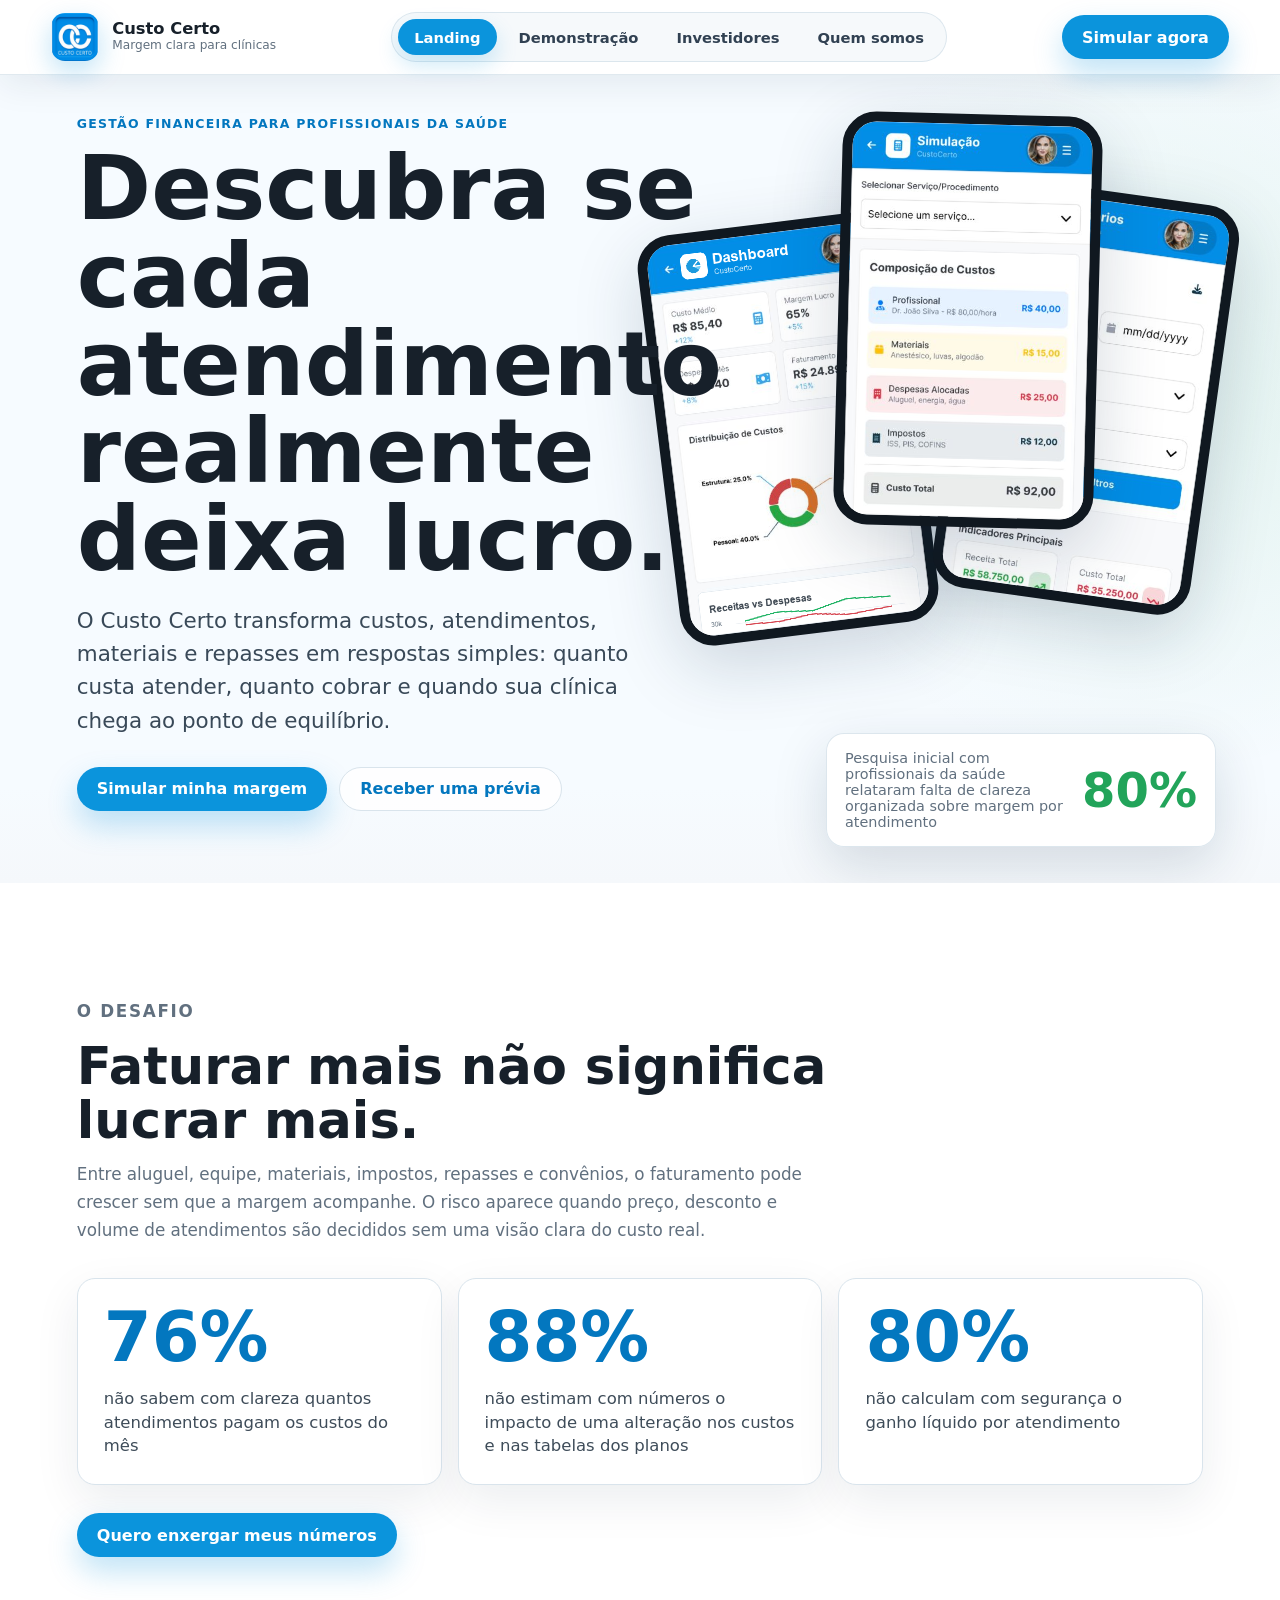
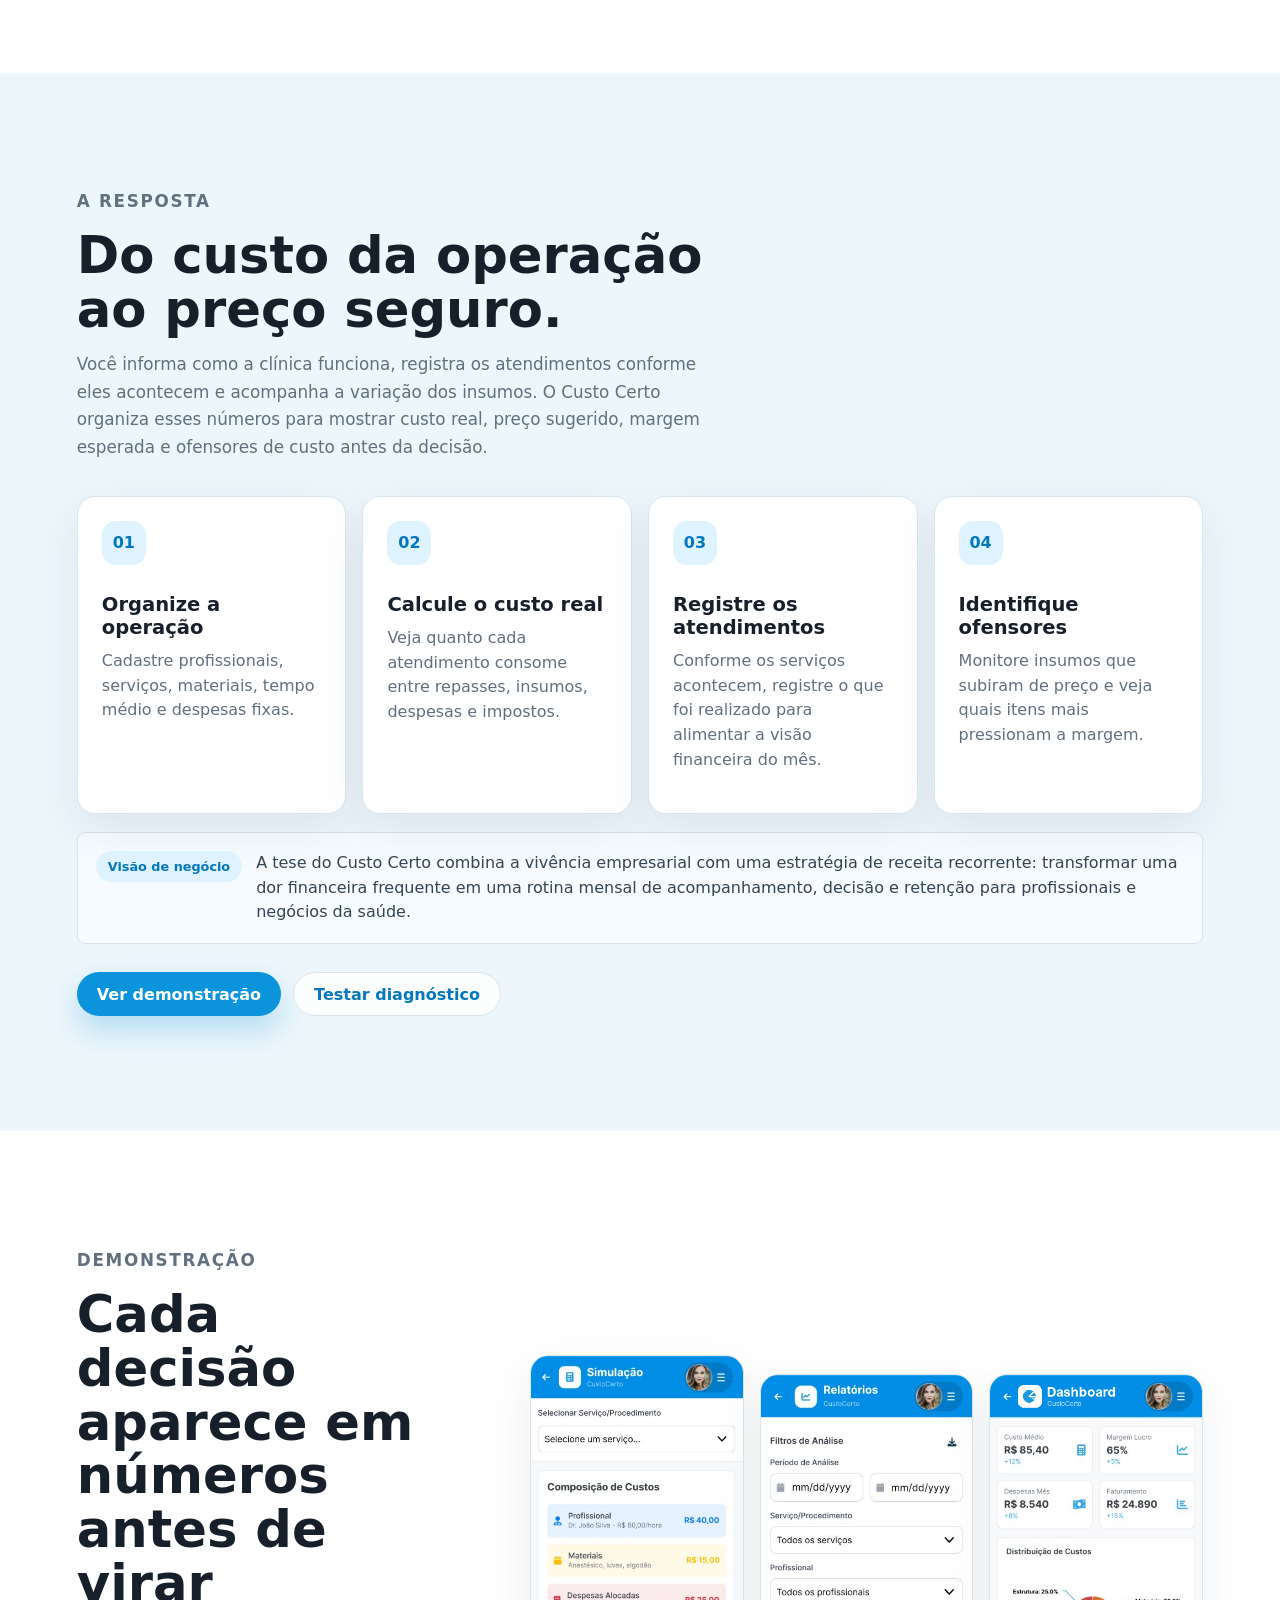
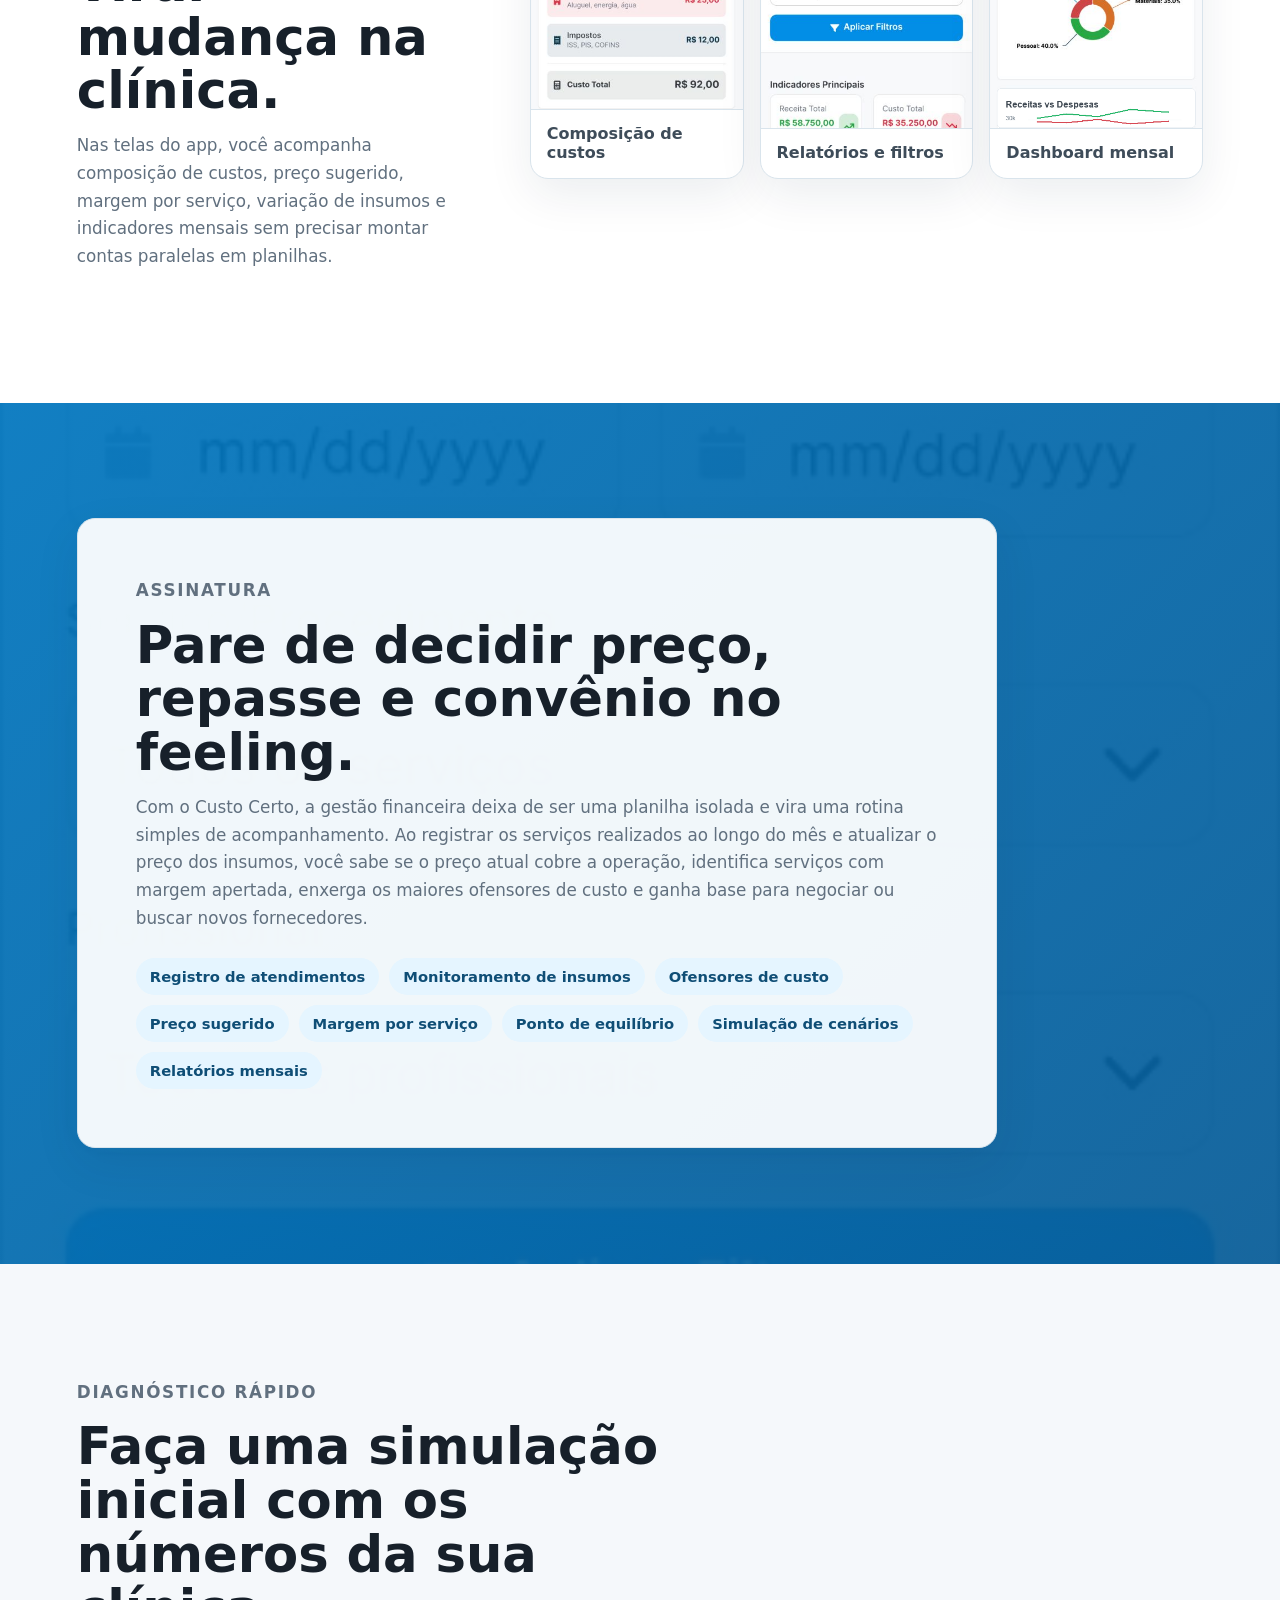
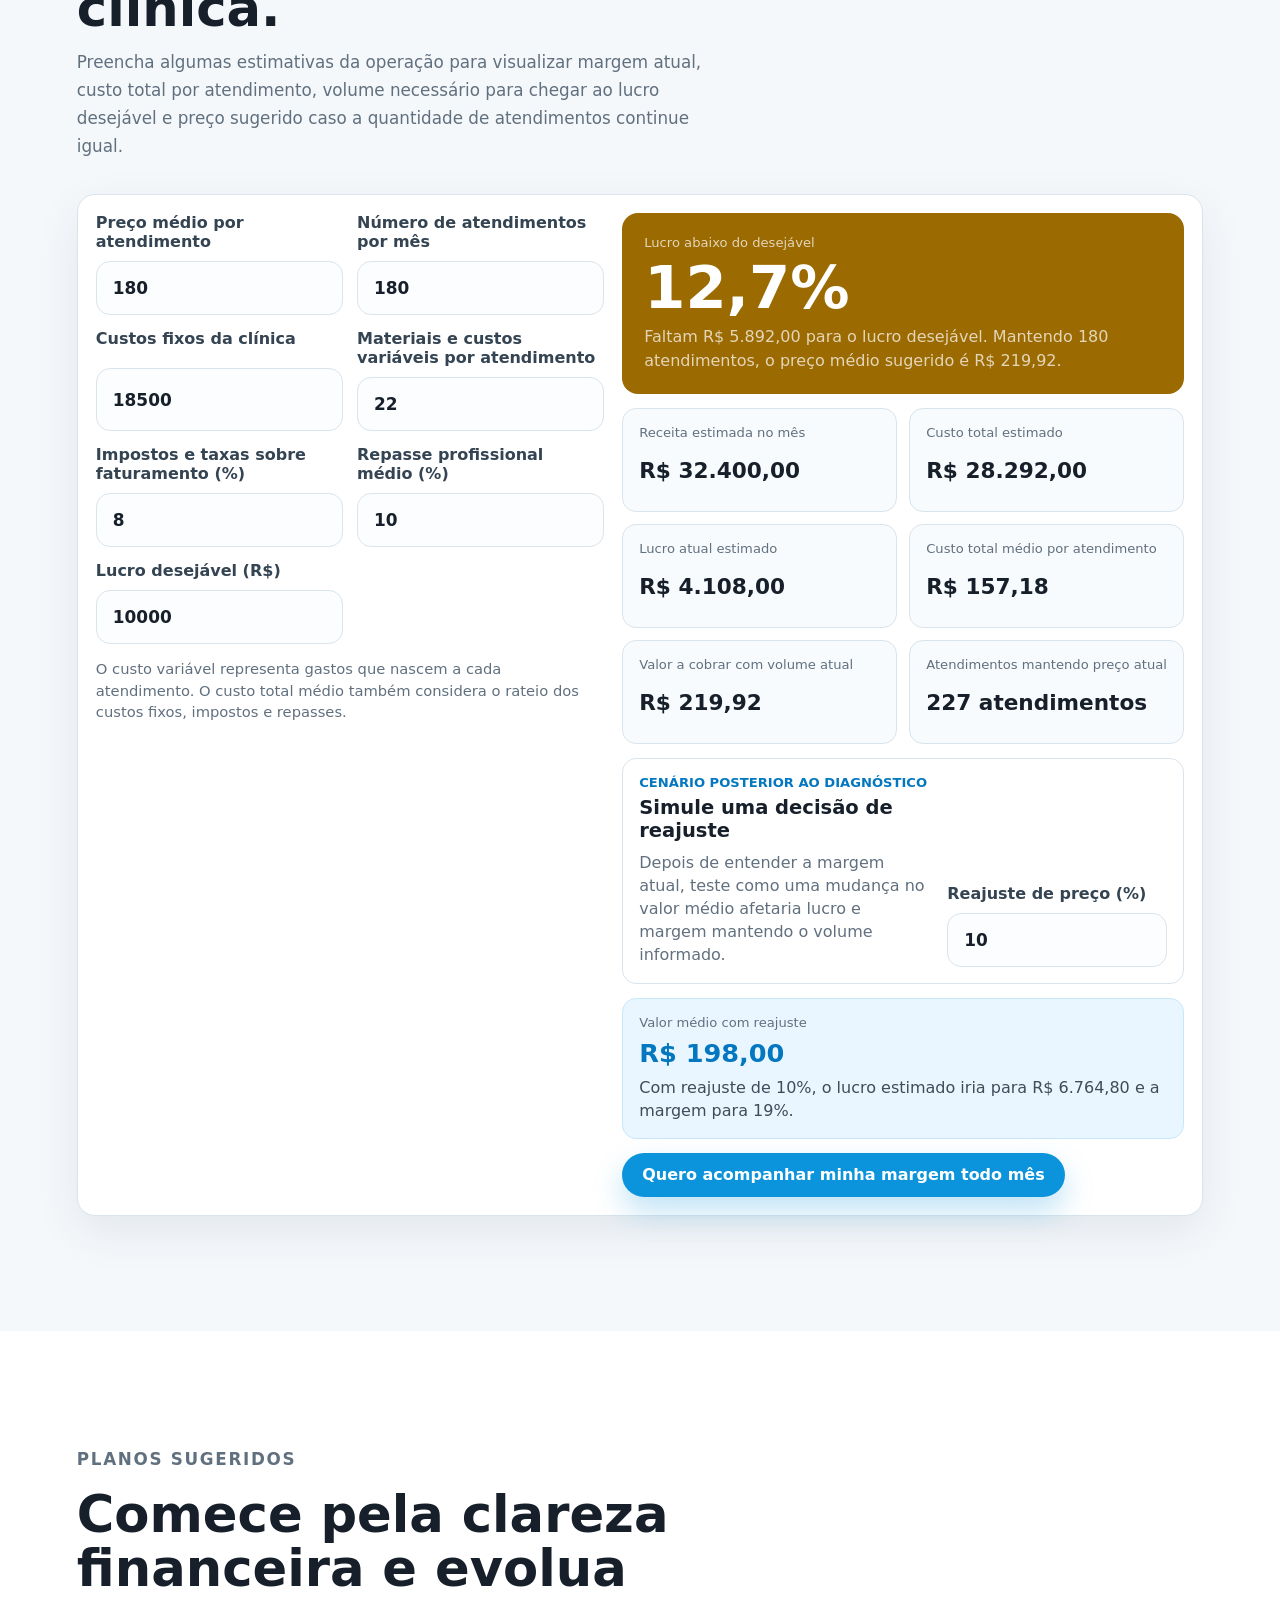
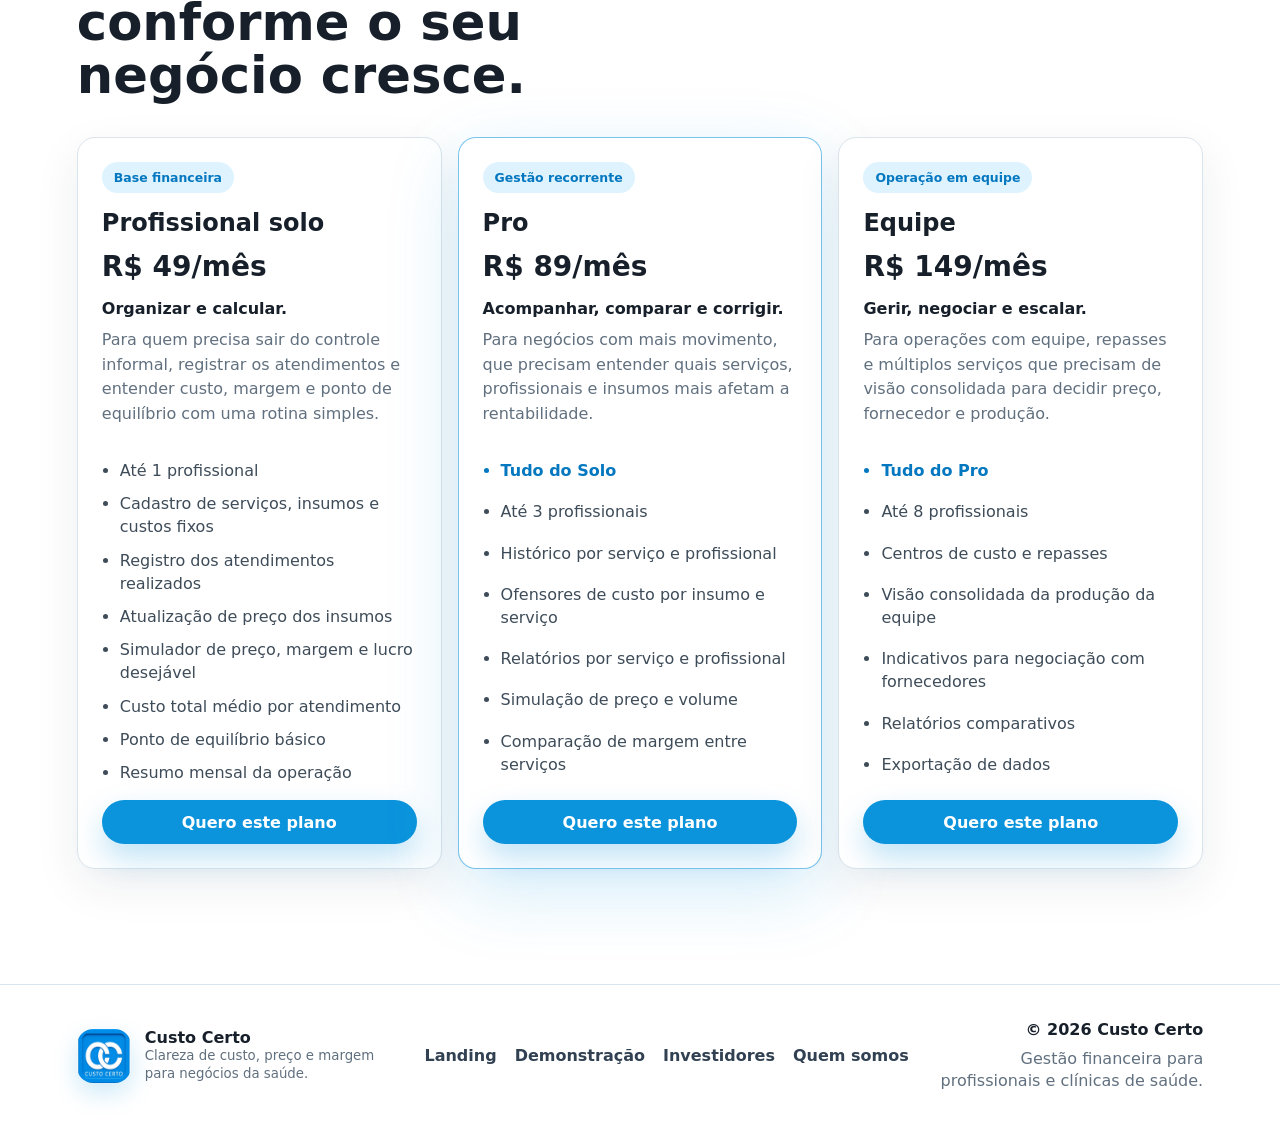
<file: index.html>
<!doctype html>
<html lang="pt-BR">
  <head>
    <meta charset="utf-8" />
    <meta name="viewport" content="width=device-width, initial-scale=1" />
    <title>Custo Certo | Margem clara para clínicas</title>
    <meta
      name="description"
      content="Aplicativo financeiro mobile-first para profissionais e clínicas de saúde calcularem custos, margem, preço sugerido, ponto de equilíbrio e ofensores de custo."
    />
    <link rel="stylesheet" href="styles.css" />
  </head>
  <body>
    <header class="site-header" aria-label="Topo">
      <a class="brand" href="#landing" aria-label="Custo Certo">
        <img class="brand-logo" src="assets/custo-certo-logo.png" alt="" />
        <span>
          <strong>Custo Certo</strong>
          <small>Margem clara para clínicas</small>
        </span>
      </a>
      <nav class="top-tabs" aria-label="Navegação principal">
        <a class="top-tab is-active" href="#landing" data-tab-target="landing" aria-current="page">Landing</a>
        <a
          class="top-tab"
          href="https://www.figma.com/proto/3USJCKo8mkjtunbLjJVWPt/CustoCertoPlus?node-id=9-302&starting-point-node-id=9%3A292"
          target="_blank"
          rel="noopener"
        >
          Demonstração
        </a>
        <a class="top-tab" href="#pitch-investidores" data-tab-target="pitch-investidores">Investidores</a>
        <a class="top-tab" href="#quem-somos" data-tab-target="quem-somos">Quem somos</a>
      </nav>
      <button class="header-cta js-open-lead" type="button" data-intent="Topo - simular margem">
        Simular agora
      </button>
    </header>

    <main id="inicio">
      <section class="tab-panel is-active" id="landing" data-tab-panel="landing">
      <section class="hero" aria-labelledby="hero-title">
        <div class="hero-media" aria-hidden="true">
          <img class="hero-phone hero-phone-main" src="assets/app-simulacao.png" alt="" />
          <img class="hero-phone hero-phone-back" src="assets/app-relatorios.png" alt="" />
          <img class="hero-phone hero-phone-soft" src="assets/app-dashboard.png" alt="" />
        </div>
        <div class="hero-copy">
          <p class="eyebrow">Gestão financeira para profissionais da saúde</p>
          <h1 id="hero-title">Descubra se cada atendimento realmente deixa lucro.</h1>
          <p class="hero-lead">
            O Custo Certo transforma custos, atendimentos, materiais e repasses em respostas
            simples: quanto custa atender, quanto cobrar e quando sua clínica chega ao ponto de
            equilíbrio.
          </p>
          <div class="hero-actions">
            <a class="button primary" href="#diagnostico">Simular minha margem</a>
            <button class="button secondary js-open-lead" type="button" data-intent="Hero - receber diagnostico">
              Receber uma prévia
            </button>
          </div>
        </div>
        <div class="hero-proof" aria-label="Resumo da pesquisa">
          <span>Pesquisa inicial com profissionais da saúde</span>
          <strong>80%</strong>
          <span>relataram falta de clareza organizada sobre margem por atendimento</span>
        </div>
      </section>

      <section class="section research-band" id="problema" aria-labelledby="problem-title">
        <div class="section-heading">
          <p class="eyebrow">O desafio</p>
          <h2 id="problem-title">Faturar mais não significa lucrar mais.</h2>
          <p>
            Entre aluguel, equipe, materiais, impostos, repasses e convênios, o faturamento pode
            crescer sem que a margem acompanhe. O risco aparece quando preço, desconto e volume de
            atendimentos são decididos sem uma visão clara do custo real.
          </p>
        </div>
        <div class="stat-grid">
          <article class="stat-card">
            <strong>76%</strong>
            <span>não sabem com clareza quantos atendimentos pagam os custos do mês</span>
          </article>
          <article class="stat-card">
            <strong>88%</strong>
            <span>não estimam com números o impacto de uma alteração nos custos e nas tabelas dos planos</span>
          </article>
          <article class="stat-card">
            <strong>80%</strong>
            <span>não calculam com segurança o ganho líquido por atendimento</span>
          </article>
        </div>
        <div class="section-cta">
          <button class="button primary js-open-lead" type="button" data-intent="Dor validada - quero clareza">
            Quero enxergar meus números
          </button>
        </div>
      </section>

      <section class="section product-section" id="produto" aria-labelledby="product-title">
        <div class="section-heading compact">
          <p class="eyebrow">A resposta</p>
          <h2 id="product-title">Do custo da operação ao preço seguro.</h2>
          <p>
            Você informa como a clínica funciona, registra os atendimentos conforme eles acontecem
            e acompanha a variação dos insumos. O Custo Certo organiza esses números para mostrar
            custo real, preço sugerido, margem esperada e ofensores de custo antes da decisão.
          </p>
        </div>
        <div class="flow-grid">
          <article>
            <span class="step">01</span>
            <h3>Organize a operação</h3>
            <p>Cadastre profissionais, serviços, materiais, tempo médio e despesas fixas.</p>
          </article>
          <article>
            <span class="step">02</span>
            <h3>Calcule o custo real</h3>
            <p>Veja quanto cada atendimento consome entre repasses, insumos, despesas e impostos.</p>
          </article>
          <article>
            <span class="step">03</span>
            <h3>Registre os atendimentos</h3>
            <p>Conforme os serviços acontecem, registre o que foi realizado para alimentar a visão financeira do mês.</p>
          </article>
          <article>
            <span class="step">04</span>
            <h3>Identifique ofensores</h3>
            <p>Monitore insumos que subiram de preço e veja quais itens mais pressionam a margem.</p>
          </article>
        </div>
        <aside class="business-note">
          <span>Visão de negócio</span>
          <p>
            A tese do Custo Certo combina a vivência empresarial com uma estratégia de receita
            recorrente: transformar uma dor financeira frequente em uma rotina mensal de
            acompanhamento, decisão e retenção para profissionais e negócios da saúde.
          </p>
        </aside>
        <div class="section-cta">
          <a
            class="button primary"
            href="https://www.figma.com/proto/3USJCKo8mkjtunbLjJVWPt/CustoCertoPlus?node-id=9-302&starting-point-node-id=9%3A292"
            target="_blank"
            rel="noopener"
          >
            Ver demonstração
          </a>
          <a class="button secondary" href="#diagnostico">Testar diagnóstico</a>
        </div>
      </section>

      <section class="section demo-section" aria-labelledby="demo-title">
        <div class="demo-copy">
          <p class="eyebrow">Demonstração</p>
          <h2 id="demo-title">Cada decisão aparece em números antes de virar mudança na clínica.</h2>
          <p>
            Nas telas do app, você acompanha composição de custos, preço sugerido, margem por
            serviço, variação de insumos e indicadores mensais sem precisar montar contas paralelas
            em planilhas.
          </p>
        </div>
        <div class="screen-row" aria-label="Telas do aplicativo Custo Certo">
          <figure>
            <img src="assets/app-simulacao.png" alt="Tela de simulação de composição de custos" />
            <figcaption>Composição de custos</figcaption>
          </figure>
          <figure>
            <img src="assets/app-relatorios.png" alt="Tela de relatórios financeiros" />
            <figcaption>Relatórios e filtros</figcaption>
          </figure>
          <figure>
            <img src="assets/app-dashboard.png" alt="Dashboard com indicadores financeiros" />
            <figcaption>Dashboard mensal</figcaption>
          </figure>
        </div>
      </section>

      <section class="section pitch-section" id="assinatura" aria-labelledby="subscription-title">
        <div class="pitch-card">
          <p class="eyebrow">Assinatura</p>
          <h2 id="subscription-title">Pare de decidir preço, repasse e convênio no feeling.</h2>
          <p>
            Com o Custo Certo, a gestão financeira deixa de ser uma planilha isolada e vira uma
            rotina simples de acompanhamento. Ao registrar os serviços realizados ao longo do mês
            e atualizar o preço dos insumos, você sabe se o preço atual cobre a operação, identifica
            serviços com margem apertada, enxerga os maiores ofensores de custo e ganha base para
            negociar ou buscar novos fornecedores.
          </p>
          <div class="pitch-tags" aria-label="Benefícios da assinatura">
            <span>Registro de atendimentos</span>
            <span>Monitoramento de insumos</span>
            <span>Ofensores de custo</span>
            <span>Preço sugerido</span>
            <span>Margem por serviço</span>
            <span>Ponto de equilíbrio</span>
            <span>Simulação de cenários</span>
            <span>Relatórios mensais</span>
          </div>
        </div>
      </section>

      <section class="section calculator-section" id="diagnostico" aria-labelledby="calc-title">
        <div class="section-heading compact">
          <p class="eyebrow">Diagnóstico rápido</p>
          <h2 id="calc-title">Faça uma simulação inicial com os números da sua clínica.</h2>
          <p>
            Preencha algumas estimativas da operação para visualizar margem atual, custo total por
            atendimento, volume necessário para chegar ao lucro desejável e preço sugerido caso a
            quantidade de atendimentos continue igual.
          </p>
        </div>
        <div class="diagnostic-panel">
          <form class="diagnostic-form" aria-label="Simulação financeira simplificada">
            <label>
              Preço médio por atendimento
              <input id="averagePrice" type="number" min="0" value="180" />
            </label>
            <label>
              Número de atendimentos por mês
              <input id="appointments" type="number" min="1" value="180" />
            </label>
            <label>
              Custos fixos da clínica
              <input id="fixedCost" type="number" min="0" value="18500" />
            </label>
            <label>
              Materiais e custos variáveis por atendimento
              <input id="variableCost" type="number" min="0" value="22" />
            </label>
            <label>
              Impostos e taxas sobre faturamento (%)
              <input id="taxRate" type="number" min="0" max="80" value="8" />
            </label>
            <label>
              Repasse profissional médio (%)
              <input id="professionalShare" type="number" min="0" max="80" value="10" />
            </label>
            <label>
              Lucro desejável (R$)
              <input id="desiredProfit" type="number" min="0" value="10000" />
            </label>
            <p class="diagnostic-note">
              O custo variável representa gastos que nascem a cada atendimento. O custo total médio
              também considera o rateio dos custos fixos, impostos e repasses.
            </p>
          </form>

          <div class="diagnostic-results" aria-live="polite">
            <div class="diagnostic-status" id="diagnosticStatus">
              <span id="statusLabel">Margem estimada</span>
              <strong id="estimatedMargin">0%</strong>
              <p id="statusText"></p>
            </div>

            <div class="result-grid">
              <output>
                <span>Receita estimada no mês</span>
                <strong id="grossRevenue">R$ 0,00</strong>
              </output>
              <output>
                <span>Custo total estimado</span>
                <strong id="totalCost">R$ 0,00</strong>
              </output>
              <output>
                <span>Lucro atual estimado</span>
                <strong id="estimatedProfit">R$ 0,00</strong>
              </output>
              <output>
                <span>Custo total médio por atendimento</span>
                <strong id="costPerVisit">R$ 0,00</strong>
              </output>
              <output>
                <span>Valor a cobrar com volume atual</span>
                <strong id="suggestedPrice">R$ 0,00</strong>
              </output>
              <output>
                <span>Atendimentos mantendo preço atual</span>
                <strong id="breakEvenVisits">0 atendimentos</strong>
              </output>
            </div>

            <div class="scenario-control" aria-label="Simulação de reajuste posterior ao diagnóstico">
              <div>
                <span>Cenário posterior ao diagnóstico</span>
                <strong>Simule uma decisão de reajuste</strong>
                <p>
                  Depois de entender a margem atual, teste como uma mudança no valor médio afetaria
                  lucro e margem mantendo o volume informado.
                </p>
              </div>
              <label>
                Reajuste de preço (%)
                <input id="priceAdjustment" type="number" min="-80" max="200" value="10" />
              </label>
            </div>

            <div class="scenario-card">
              <span>Valor médio com reajuste</span>
              <strong id="adjustedPrice">R$ 0,00</strong>
              <p id="scenarioText"></p>
            </div>

            <button class="button primary diagnostic-cta js-open-lead" type="button" data-intent="Diagnostico - acompanhar todo mes">
              Quero acompanhar minha margem todo mês
            </button>
          </div>
        </div>
      </section>

      <section class="section pricing-section" id="planos" aria-labelledby="pricing-title">
        <div class="section-heading compact">
          <p class="eyebrow">Planos sugeridos</p>
          <h2 id="pricing-title">Comece pela clareza financeira e evolua conforme o seu negócio cresce.</h2>
        </div>

        <div class="pricing-grid">
          <article class="price-card">
            <span class="plan-label">Base financeira</span>
            <h3>Profissional solo</h3>
            <strong>R$ 49/mês</strong>
            <p>
              <span class="plan-focus">Organizar e calcular.</span>
              Para quem precisa sair do controle informal, registrar os atendimentos e entender custo,
              margem e ponto de equilíbrio com uma rotina simples.
            </p>
            <ul>
              <li>Até 1 profissional</li>
              <li>Cadastro de serviços, insumos e custos fixos</li>
              <li>Registro dos atendimentos realizados</li>
              <li>Atualização de preço dos insumos</li>
              <li>Simulador de preço, margem e lucro desejável</li>
              <li>Custo total médio por atendimento</li>
              <li>Ponto de equilíbrio básico</li>
              <li>Resumo mensal da operação</li>
            </ul>
            <button class="button primary js-open-lead" type="button" data-intent="Plano Solo - interesse">
              Quero este plano
            </button>
          </article>

          <article class="price-card featured">
            <span class="plan-label">Gestão recorrente</span>
            <h3>Pro</h3>
            <strong>R$ 89/mês</strong>
            <p>
              <span class="plan-focus">Acompanhar, comparar e corrigir.</span>
              Para negócios com mais movimento, que precisam entender quais serviços, profissionais e
              insumos mais afetam a rentabilidade.
            </p>
            <ul>
              <li class="plan-included">Tudo do Solo</li>
              <li>Até 3 profissionais</li>
              <li>Histórico por serviço e profissional</li>
              <li>Ofensores de custo por insumo e serviço</li>
              <li>Relatórios por serviço e profissional</li>
              <li>Simulação de preço e volume</li>
              <li>Comparação de margem entre serviços</li>
            </ul>
            <button class="button primary js-open-lead" type="button" data-intent="Plano Pro - interesse">
              Quero este plano
            </button>
          </article>

          <article class="price-card">
            <span class="plan-label">Operação em equipe</span>
            <h3>Equipe</h3>
            <strong>R$ 149/mês</strong>
            <p>
              <span class="plan-focus">Gerir, negociar e escalar.</span>
              Para operações com equipe, repasses e múltiplos serviços que precisam de visão consolidada
              para decidir preço, fornecedor e produção.
            </p>
            <ul>
              <li class="plan-included">Tudo do Pro</li>
              <li>Até 8 profissionais</li>
              <li>Centros de custo e repasses</li>
              <li>Visão consolidada da produção da equipe</li>
              <li>Indicativos para negociação com fornecedores</li>
              <li>Relatórios comparativos</li>
              <li>Exportação de dados</li>
            </ul>
            <button class="button primary js-open-lead" type="button" data-intent="Plano Equipe - interesse">
              Quero este plano
            </button>
          </article>
        </div>
      </section>
      </section>

      <section
        class="tab-panel demo-tab"
        id="demo-local"
        aria-label="Demo do Custo Certo"
        aria-hidden="true"
        hidden
      >
        <section class="demo-product" aria-labelledby="demo-product-title">
          <div class="demo-product-header">
            <div class="demo-product-copy">
              <p class="eyebrow">Demo operacional</p>
              <h1 id="demo-product-title">Uma rotina completa para controlar custo, preço e margem.</h1>
              <p>
                Simule a operação como ela aconteceria no aplicativo: escolha o serviço, registre
                atendimentos, acompanhe os insumos que mais pressionam o resultado e veja o relatório
                financeiro atualizar em tempo real.
              </p>
            </div>

            <article class="demo-health-card good" id="demoHealthCard" aria-live="polite">
              <span>Status da operação</span>
              <strong id="demoHealthLabel">Margem saudável</strong>
              <p id="demoHealthText">
                O serviço cobre custos variáveis, impostos, estrutura e ainda preserva lucro.
              </p>
            </article>
          </div>

          <div class="demo-product-tabs" aria-label="Módulos da demo">
            <button class="demo-module-button is-active" type="button" data-demo-module="operacao">
              Operação
            </button>
            <button class="demo-module-button" type="button" data-demo-module="atendimentos">
              Atendimentos
            </button>
            <button class="demo-module-button" type="button" data-demo-module="insumos">
              Insumos
            </button>
            <button class="demo-module-button" type="button" data-demo-module="relatorios">
              Relatórios
            </button>
          </div>

          <div class="demo-system-grid">
            <aside class="demo-control-panel" aria-label="Controles da demo">
              <div class="demo-panel-title">
                <span>01</span>
                <div>
                  <strong>Cenário do atendimento</strong>
                  <p>Altere os dados para testar preço, volume e custo dos insumos.</p>
                </div>
              </div>

              <form class="demo-control-form">
                <label>
                  Serviço ou procedimento
                  <select id="demoProcedure">
                    <option value="consulta">Consulta médica particular</option>
                    <option value="fisio">Sessão de fisioterapia</option>
                    <option value="vet">Procedimento veterinário</option>
                  </select>
                </label>

                <label>
                  Forma de cobrança
                  <select id="demoChannel">
                    <option value="particular">Particular</option>
                    <option value="pacote">Pacote recorrente</option>
                    <option value="convenio">Convênio ou contrato</option>
                  </select>
                </label>

                <div class="demo-form-row">
                  <label>
                    Atendimentos no mês
                    <input id="demoVolume" type="number" min="1" max="800" value="120" />
                  </label>
                  <label>
                    Valor cobrado
                    <input id="demoPriceOverride" type="number" min="0" max="5000" value="260" />
                  </label>
                </div>

                <label>
                  Variação de preço dos insumos
                  <input id="demoSupplyVariation" type="range" min="-20" max="50" value="12" />
                  <output id="demoSupplyVariationLabel">12%</output>
                </label>

                <div class="demo-actions">
                  <button id="demoRegisterVisit" class="button primary" type="button">
                    Registrar atendimento
                  </button>
                  <button id="demoResetScenario" class="button secondary" type="button">
                    Restaurar cenário
                  </button>
                </div>

                <p id="demoRegisterFeedback" class="demo-feedback" aria-live="polite">
                  Cada atendimento registrado alimenta margem, relatórios e ofensores de custo.
                </p>
              </form>
            </aside>

            <section class="demo-app-panel" aria-label="Aplicativo Custo Certo simulado">
              <div class="demo-app-device">
                <div class="demo-app-topbar">
                  <span class="demo-app-mark">CC</span>
                  <div>
                    <strong id="demoAppTitle">Operação</strong>
                    <small>Custo Certo</small>
                  </div>
                  <span id="demoTodayBadge">18 registros hoje</span>
                </div>

                <div class="demo-app-screen">
                  <div class="demo-screen is-active" data-demo-screen="operacao">
                    <div class="demo-screen-heading">
                      <span>Serviço selecionado</span>
                      <strong id="demoServiceTitle">Consulta médica particular</strong>
                      <p id="demoServiceMeta">Particular, 120 atendimentos no mês</p>
                    </div>

                    <div class="demo-mini-kpis">
                      <article>
                        <span>Receita</span>
                        <strong id="demoMetricRevenue">R$ 0,00</strong>
                      </article>
                      <article>
                        <span>Margem</span>
                        <strong id="demoMetricMargin">0%</strong>
                      </article>
                    </div>

                    <div class="demo-composition-card">
                      <div class="demo-card-heading">
                        <strong>Composição do custo</strong>
                        <span id="demoCostPerVisit">R$ 0,00</span>
                      </div>
                      <div id="demoAppComposition" class="demo-composition-list"></div>
                    </div>
                  </div>

                  <div class="demo-screen" data-demo-screen="atendimentos">
                    <div class="demo-screen-heading">
                      <span>Rotina de uso</span>
                      <strong>Atendimentos registrados</strong>
                      <p>Os lançamentos alimentam automaticamente custo, margem e relatórios.</p>
                    </div>

                    <div class="demo-visit-list" id="demoVisitList"></div>
                  </div>

                  <div class="demo-screen" data-demo-screen="insumos">
                    <div class="demo-screen-heading">
                      <span>Compras e fornecedores</span>
                      <strong>Ofensores de custo</strong>
                      <p id="demoSupplyStatus">Variação de insumos monitorada.</p>
                    </div>

                    <div id="demoAppSupplyList" class="demo-supply-list"></div>
                  </div>

                  <div class="demo-screen" data-demo-screen="relatorios">
                    <div class="demo-screen-heading">
                      <span>Fechamento mensal</span>
                      <strong>Resultado por serviço</strong>
                      <p>Visão executiva para decidir preço, volume e negociação de insumos.</p>
                    </div>

                    <div class="demo-report-bars" id="demoReportBars"></div>
                  </div>
                </div>

                <div class="demo-app-nav" aria-label="Navegação do aplicativo">
                  <button class="is-active" type="button" data-demo-module="operacao">Operação</button>
                  <button type="button" data-demo-module="atendimentos">Atendimentos</button>
                  <button type="button" data-demo-module="insumos">Insumos</button>
                  <button type="button" data-demo-module="relatorios">Relatórios</button>
                </div>
              </div>
            </section>

            <section class="demo-insight-panel" aria-label="Indicadores financeiros da demo">
              <div class="demo-kpi-grid">
                <article class="demo-kpi-card primary">
                  <span>Resultado estimado no mês</span>
                  <strong id="demoMetricProfit">R$ 0,00</strong>
                  <p id="demoMarginText">Margem saudável para o cenário.</p>
                </article>
                <article class="demo-kpi-card">
                  <span>Custo por atendimento</span>
                  <strong id="demoMetricCost">R$ 0,00</strong>
                </article>
                <article class="demo-kpi-card">
                  <span>Ponto de equilíbrio</span>
                  <strong id="demoMetricBreakeven">0 atendimentos</strong>
                </article>
                <article class="demo-kpi-card">
                  <span>Atendimentos registrados</span>
                  <strong id="demoMetricVisits">18</strong>
                </article>
              </div>

              <div class="demo-split">
                <article class="demo-board">
                  <div class="demo-board-heading">
                    <strong>Custo do atendimento</strong>
                    <span>valor unitário</span>
                  </div>
                  <div id="demoCompositionList" class="demo-composition-list"></div>
                </article>

                <article class="demo-board">
                  <div class="demo-board-heading">
                    <strong>Insumos em atenção</strong>
                    <span id="demoOffender">Materiais</span>
                  </div>
                  <div class="demo-table-wrap">
                    <table class="demo-table">
                      <thead>
                        <tr>
                          <th>Insumo</th>
                          <th>Variação</th>
                          <th>Ação sugerida</th>
                        </tr>
                      </thead>
                      <tbody id="demoSupplyTable"></tbody>
                    </table>
                  </div>
                </article>
              </div>

              <article class="demo-board">
                <div class="demo-board-heading">
                  <strong>Relatório por serviço</strong>
                  <span>simulação mensal</span>
                </div>
                <div class="demo-table-wrap">
                  <table class="demo-table">
                    <thead>
                      <tr>
                        <th>Serviço</th>
                        <th>Volume</th>
                        <th>Receita</th>
                        <th>Margem</th>
                      </tr>
                    </thead>
                    <tbody id="demoReportTableBody"></tbody>
                  </table>
                </div>
              </article>
            </section>
          </div>
        </section>
      </section>

      <section
        class="tab-panel investor-section"
        id="pitch-investidores"
        data-tab-panel="pitch-investidores"
        aria-label="Pitch de vendas para investidores"
        hidden
      >
        <section class="section investor-block" aria-labelledby="investor-problem-title">
          <div class="section-heading compact">
            <p class="eyebrow">Problema e mercado</p>
            <h2 id="investor-problem-title">A dor financeira aparece antes da clínica crescer.</h2>
            <p>
              O público inicial precisa decidir preço, repasse, volume, convênio e compra de insumos
              sem uma leitura simples do que cada atendimento realmente deixa de resultado.
            </p>
          </div>

          <div class="investor-card-grid three">
            <article class="investor-info-card">
              <span>01</span>
              <h3>Problema</h3>
              <p>
                Profissionais da saúde dominam a técnica, mas nem sempre têm método financeiro para
                calcular custo real, margem por serviço e ponto de equilíbrio.
              </p>
            </article>
            <article class="investor-info-card">
              <span>02</span>
              <h3>Mercado inicial</h3>
              <p>
                Profissionais autônomos, consultórios e clínicas pequenas que vendem serviços
                recorrentes, compram insumos e trabalham com diferentes formas de cobrança.
              </p>
            </article>
            <article class="investor-info-card">
              <span>03</span>
              <h3>Risco atual</h3>
              <p>
                Faturamento pode crescer sem lucro acompanhar. A falta de separação entre vida
                financeira pessoal e profissional aumenta a perda de controle.
              </p>
            </article>
          </div>
        </section>

        <section class="section investor-block investor-band" aria-labelledby="investor-solution-title">
          <div class="section-heading compact">
            <p class="eyebrow">Solução e validação</p>
            <h2 id="investor-solution-title">Uma rotina financeira feita para a operação da saúde.</h2>
            <p>
              A solução não tenta substituir prontuário, agenda ou ERP. Ela ocupa a camada de
              clareza financeira: custo por atendimento, preço sugerido, margem, ponto de equilíbrio
              e ofensores de custo.
            </p>
          </div>

          <div class="investor-card-grid two">
            <article class="investor-info-card emphasis">
              <span>Solução</span>
              <h3>Do atendimento ao resultado</h3>
              <p>
                O Custo Certo transforma atendimentos, custos fixos, insumos, impostos e repasses em
                indicadores que ajudam o profissional a decidir preço, volume e fornecedores.
              </p>
            </article>
            <article class="investor-info-card">
              <span>Validação</span>
              <h3>Pesquisa, landing e demonstração</h3>
              <p>
                A pesquisa inicial, a landing page e a demonstração navegável no Figma validam a dor
                e ajudam a organizar os próximos pilotos com usuários reais.
              </p>
            </article>
          </div>
        </section>

        <section class="section investor-block" aria-labelledby="investor-model-title">
          <div class="section-heading compact">
            <p class="eyebrow">Modelo e crescimento</p>
            <h2 id="investor-model-title">Assinatura simples, expansão por uso e gestão recorrente.</h2>
            <p>
              A estratégia comercial parte de planos acessíveis e evolui conforme o negócio passa a
              acompanhar mais profissionais, serviços, insumos e relatórios.
            </p>
          </div>

          <div class="investor-card-grid three">
            <article class="investor-info-card">
              <span>Modelo</span>
              <h3>Solo, Pro e Equipe</h3>
              <p>
                Receita mensal recorrente com entrada individual, expansão para relatórios por
                serviço e evolução para operações com equipe, repasses e fornecedores.
              </p>
            </article>
            <article class="investor-info-card">
              <span>Go-to-market</span>
              <h3>Pilotos e canais de confiança</h3>
              <p>
                Entrada por pilotos com clínicas, indicação entre profissionais, contadores
                especializados, comunidades médicas, associações e parceiros do setor.
              </p>
            </article>
            <article class="investor-info-card">
              <span>Métricas</span>
              <h3>MRR, churn e hábito</h3>
              <p>
                Além de conversão e clientes pagantes, a métrica central é recorrência de uso:
                atendimentos registrados, insumos atualizados, relatórios acessados, links de
                pagamento, gestão de recebíveis e pagamentos, com possibilidade futura de
                interações bancárias.
              </p>
            </article>
          </div>
        </section>

        <section class="section investor-block investor-closing" aria-labelledby="investor-team-title">
          <div class="section-heading compact">
            <p class="eyebrow">Execução</p>
            <h2 id="investor-team-title">Um time multidisciplinar para transformar a tese em produto.</h2>
          </div>

          <div class="investor-closing-grid">
            <article class="investor-info-card emphasis">
              <span>Time</span>
              <h3>Negócio, dados, finanças, operações e mercado</h3>
              <p>
                A ferramenta é fruto de um time que traz visão de negócio, vivência em custos,
                direcionamento estratégico, gestão de dados, IA, finanças, operações, mercado e
                inovação.
              </p>
            </article>
            <article class="investor-info-card">
              <span>Roadmap</span>
              <h3>MVP, pilotos e inteligência financeira</h3>
              <p>
                O caminho passa por MVP funcional, pilotos com usuários reais, evolução mobile-first,
                integrações e recomendações para preço, margem e ofensores de custo.
              </p>
            </article>
            <article class="investor-info-card">
              <span>Futuro</span>
              <h3>Parcerias com fintechs</h3>
              <p>
                Parcerias futuras podem centralizar serviços financeiros para profissionais da
                saúde, ajudando a separar vida pessoal e profissional e ampliando o valor recorrente.
              </p>
            </article>
            <article class="investor-info-card investor-ask">
              <span>Pedido</span>
              <h3>Validação, conexões e capital para MVP</h3>
              <p>
                Buscamos validação comercial, conexões para pilotos, mentoria de produto e capital
                para transformar a demonstração em uma primeira versão utilizável por clientes
                pagantes.
              </p>
            </article>
          </div>
        </section>
      </section>

      <section
        class="tab-panel about-section"
        id="quem-somos"
        data-tab-panel="quem-somos"
        aria-label="Quem somos"
        hidden
      >
        <section class="about-intro">
          <p class="eyebrow">Quem somos</p>
          <h1>
            Um projeto criado para dar clareza financeira aos negócios da saúde.
          </h1>
          <p>
            O Custo Certo nasceu como projeto de conclusão do Executive MBA da FGV EAESP, construído
            ao longo da disciplina de Project Lab, ministrada pela Profa. Dra. Adriana Guedes
            Arcuri. A plataforma foi idealizada por Lucas Catarin a partir da vivência com gestão de
            custos, formação de preços e da proximidade com médicos, familiares e amigos que
            enfrentam uma dor recorrente: entender quanto cada atendimento custa, quanto deve ser
            cobrado e quanto realmente sobra de lucro.
          </p>
        </section>

        <section class="about-endorsement" aria-label="Chancela FGV">
          <img
            class="about-endorsement-logo"
            src="assets/fgv-logo-source.svg"
            alt="FGV"
          />
        </section>

        <figure class="about-photo-feature">
          <img
            src="assets/quem-somos-grupo.jpg"
            alt="Grupo do Custo Certo apresentando a landing page em sala de aula"
          />
          <figcaption>
            Grupo Custo Certo no Project Lab, da esquerda para direita: Humberto Rezende, Ana Helena
            Guimarães, Lucas Catarin, Pâmela Guedes e Adailton Pires.
          </figcaption>
        </figure>

        <section class="about-build">
          <div class="section-heading compact">
            <p class="eyebrow">Equipe</p>
            <h2>Um grupo multidisciplinar para transformar a dor em produto.</h2>
            <p>
              O desenvolvimento do Custo Certo reuniu visão de negócio, inteligência de dados,
              finanças, operações, mercado e inovação para construir uma solução simples, aplicável
              e conectada à rotina de profissionais da saúde.
            </p>
          </div>

          <div class="about-grid">
            <article>
              <span>Idealizador</span>
              <h3>Lucas Catarin</h3>
              <p>
                Engenheiro mecânico e empresário, conecta vivência em custos, precificação e gestão
                de negócios à dor financeira observada em profissionais da saúde, trazendo visão
                estratégica para transformar o Custo Certo em uma plataforma de receita recorrente.
              </p>
            </article>
            <article>
              <span>Dados e IA</span>
              <h3>Ana Helena Ferreira Guimarães</h3>
              <p>
                Consultora de dados e inteligência artificial, contribui com visão de tecnologia,
                analytics, inovação e transformação digital aplicada a negócios.
              </p>
            </article>
            <article>
              <span>Operações</span>
              <h3>Humberto Rezende</h3>
              <p>
                Engenheiro com experiência em gestão industrial, operações de alta performance,
                desenvolvimento de produtos, supply chain e estratégia operacional.
              </p>
            </article>
            <article>
              <span>Mercado</span>
              <h3>Pâmela Guedes</h3>
              <p>
                Engenheira agrônoma com experiência em desenvolvimento de mercado, vendas técnicas,
                negócios internacionais e construção de relacionamentos estratégicos.
              </p>
            </article>
            <article>
              <span>Finanças</span>
              <h3>Adailton Pires</h3>
              <p>
                Contador com experiência em auditoria, consultoria, M&A, controladoria e gestão
                fiscal, contábil e financeira em empresas de operação varejista.
              </p>
            </article>
          </div>
        </section>
      </section>
    </main>

    <div class="modal" id="leadModal" aria-hidden="true">
      <div class="modal-backdrop" data-close-modal></div>
      <section class="modal-dialog" role="dialog" aria-modal="true" aria-labelledby="lead-title">
        <button class="modal-close" type="button" aria-label="Fechar" data-close-modal>×</button>
        <p class="eyebrow">Próximo passo</p>
        <h2 id="lead-title">Receba uma prévia personalizada do Custo Certo.</h2>
        <p>
          Deixe seus dados para seguir para a oferta e entender como transformar o diagnóstico em
          uma rotina mensal de custo, margem, preço sugerido e ponto de equilíbrio.
        </p>
        <form id="leadForm" class="lead-form">
          <label>
            Nome
            <input id="leadName" name="name" autocomplete="name" required placeholder="Seu nome" />
          </label>
          <label>
            E-mail
            <input id="leadEmail" name="email" type="email" autocomplete="email" required placeholder="voce@clinica.com" />
          </label>
          <label>
            Telefone ou WhatsApp
            <input id="leadPhone" name="phone" type="tel" autocomplete="tel" required placeholder="(11) 99999-9999" />
          </label>
          <input id="leadIntent" name="intent" type="hidden" />
          <button class="button primary" type="submit">Ver planos e próximos passos</button>
        </form>
        <small>
          Demonstração: os dados não são enviados a um servidor nesta versão.
        </small>
      </section>
    </div>

    <footer class="site-footer">
      <div class="footer-brand">
        <img class="footer-logo" src="assets/custo-certo-logo.png" alt="" />
        <span>
          <strong>Custo Certo</strong>
          <small>Clareza de custo, preço e margem para negócios da saúde.</small>
        </span>
      </div>
      <nav class="footer-links" aria-label="Navegação do rodapé">
        <a href="#landing" data-tab-target="landing">Landing</a>
        <a
          href="https://www.figma.com/proto/3USJCKo8mkjtunbLjJVWPt/CustoCertoPlus?node-id=9-302&starting-point-node-id=9%3A292"
          target="_blank"
          rel="noopener"
        >
          Demonstração
        </a>
        <a href="#pitch-investidores" data-tab-target="pitch-investidores">Investidores</a>
        <a href="#quem-somos" data-tab-target="quem-somos">Quem somos</a>
      </nav>
      <div class="footer-meta">
        <span>© 2026 Custo Certo</span>
        <span>Gestão financeira para profissionais e clínicas de saúde.</span>
      </div>
    </footer>

    <script src="script.js"></script>
  </body>
</html>
</file>
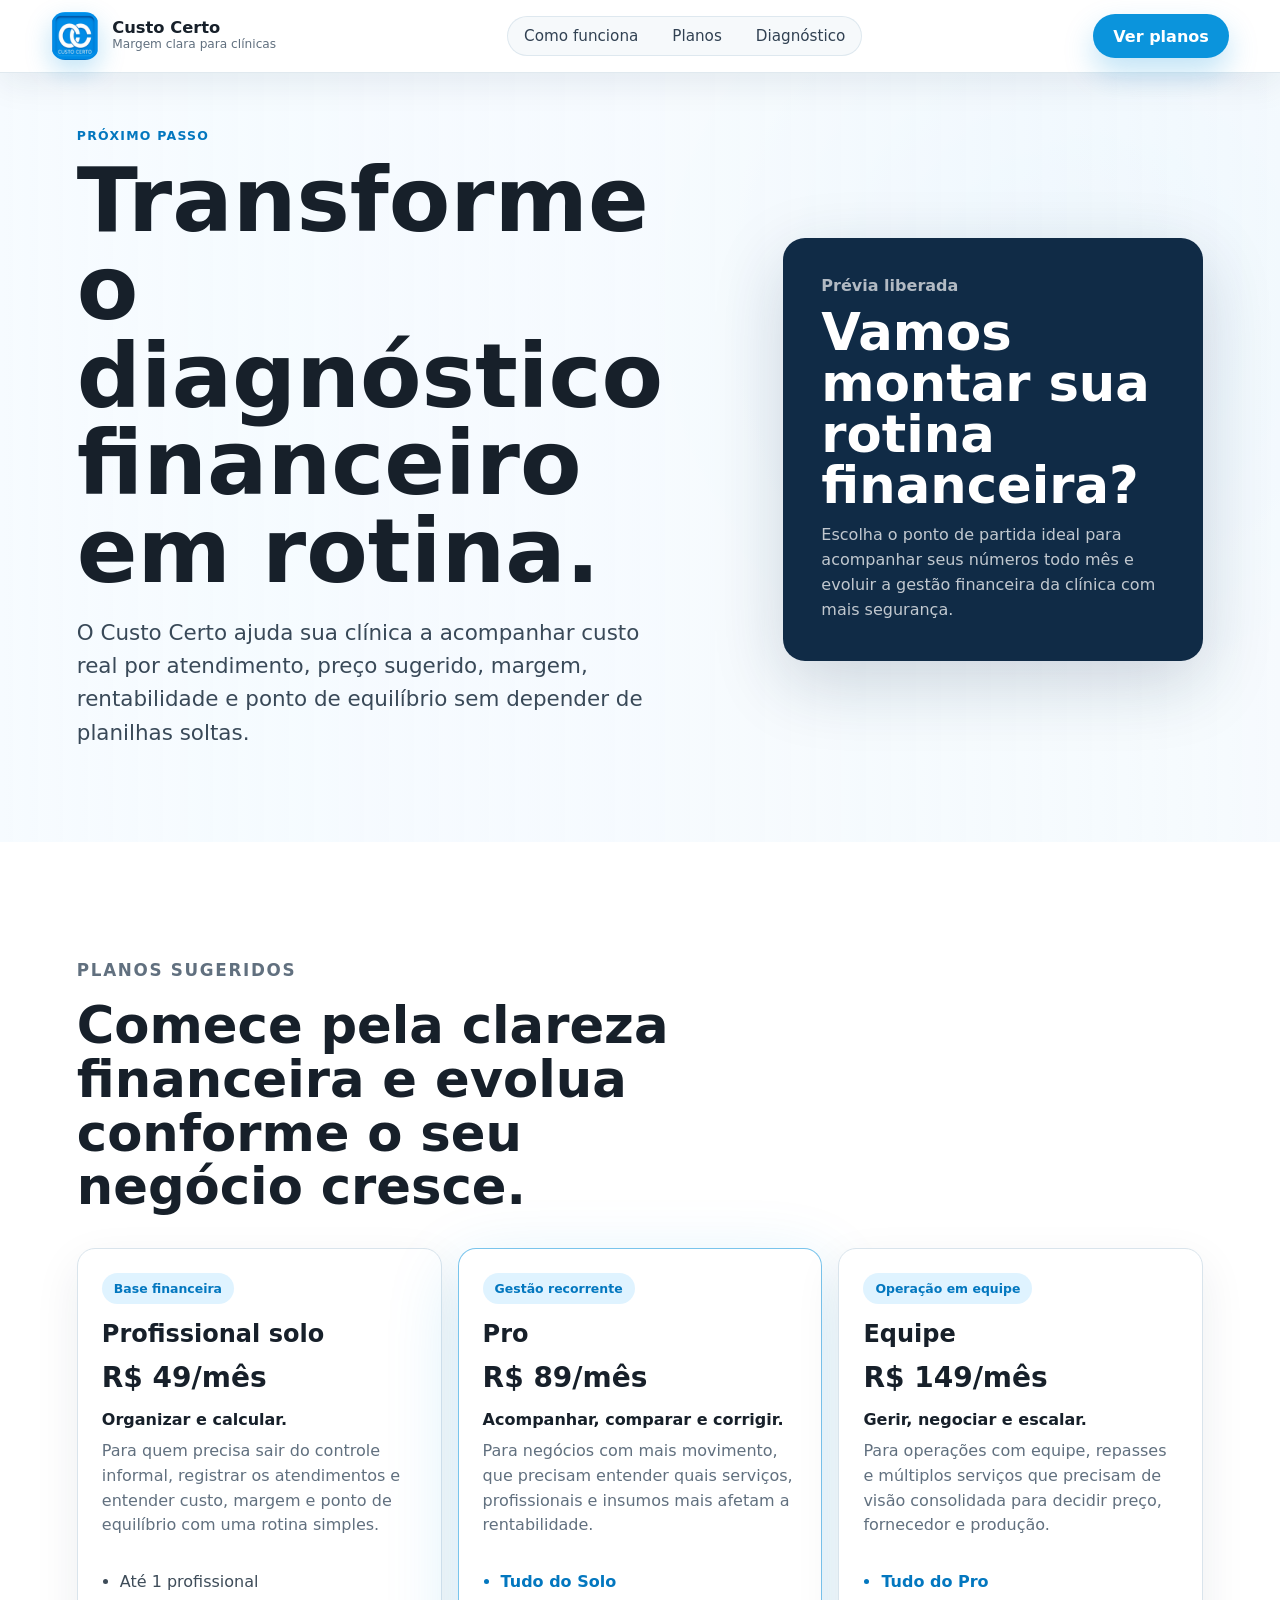
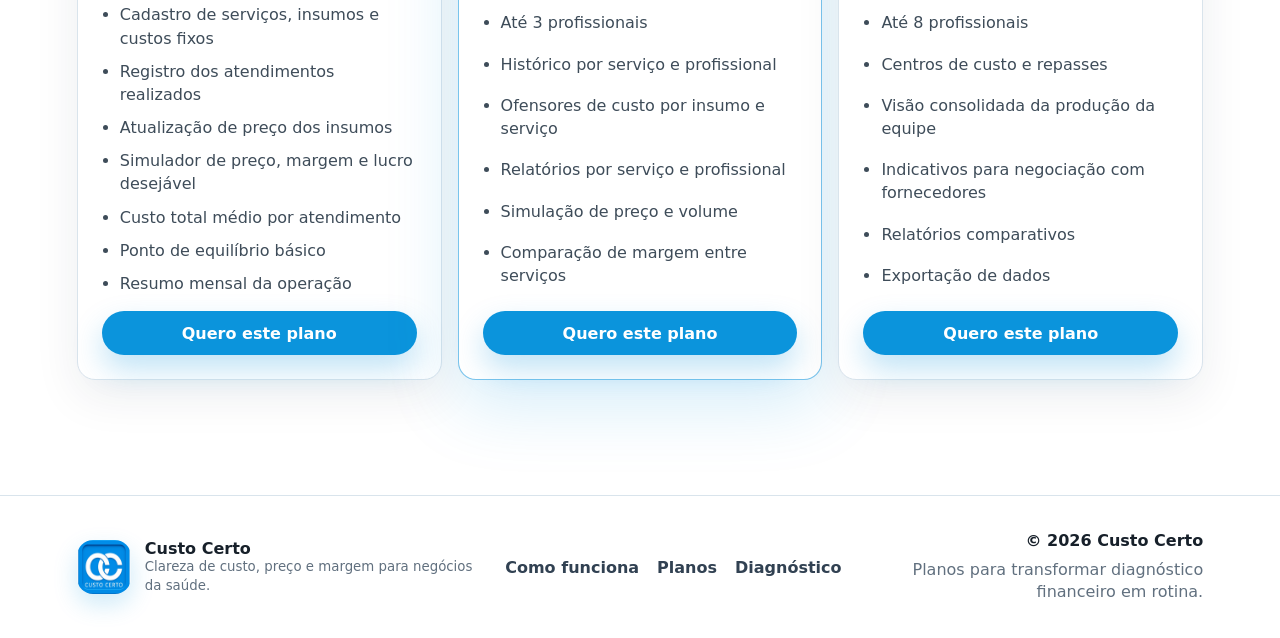
<file: venda.html>
<!doctype html>
<html lang="pt-BR">
  <head>
    <meta charset="utf-8" />
    <meta name="viewport" content="width=device-width, initial-scale=1" />
    <title>Custo Certo | Oferta</title>
    <meta
      name="description"
      content="Oferta de assinatura do Custo Certo para profissionais e clínicas de saúde."
    />
    <link rel="stylesheet" href="styles.css" />
  </head>
  <body>
    <header class="site-header" aria-label="Topo">
      <a class="brand" href="index.html" aria-label="Custo Certo">
        <img class="brand-logo" src="assets/custo-certo-logo.png" alt="" />
        <span>
          <strong>Custo Certo</strong>
          <small>Margem clara para clínicas</small>
        </span>
      </a>
      <nav class="nav-links" aria-label="Navegação principal">
        <a href="index.html#produto">Como funciona</a>
        <a href="#planos">Planos</a>
        <a href="index.html#diagnostico">Diagnóstico</a>
      </nav>
      <a class="header-cta" href="#planos">Ver planos</a>
    </header>

    <main>
      <section class="sales-hero">
        <div>
          <p class="eyebrow">Próximo passo</p>
          <h1>Transforme o diagnóstico financeiro em rotina.</h1>
          <p class="hero-lead">
            O Custo Certo ajuda sua clínica a acompanhar custo real por atendimento, preço sugerido,
            margem, rentabilidade e ponto de equilíbrio sem depender de planilhas soltas.
          </p>
        </div>
        <div class="sales-summary">
          <span>Prévia liberada</span>
          <strong id="leadGreeting">Vamos montar sua rotina financeira?</strong>
          <p>
            Escolha o ponto de partida ideal para acompanhar seus números todo mês e evoluir a
            gestão financeira da clínica com mais segurança.
          </p>
        </div>
      </section>

      <section class="section pricing-section" id="planos" aria-labelledby="pricing-title">
        <div class="section-heading compact">
          <p class="eyebrow">Planos sugeridos</p>
          <h2 id="pricing-title">Comece pela clareza financeira e evolua conforme o seu negócio cresce.</h2>
        </div>

        <div class="pricing-grid">
          <article class="price-card">
            <span class="plan-label">Base financeira</span>
            <h3>Profissional solo</h3>
            <strong>R$ 49/mês</strong>
            <p>
              <span class="plan-focus">Organizar e calcular.</span>
              Para quem precisa sair do controle informal, registrar os atendimentos e entender custo,
              margem e ponto de equilíbrio com uma rotina simples.
            </p>
            <ul>
              <li>Até 1 profissional</li>
              <li>Cadastro de serviços, insumos e custos fixos</li>
              <li>Registro dos atendimentos realizados</li>
              <li>Atualização de preço dos insumos</li>
              <li>Simulador de preço, margem e lucro desejável</li>
              <li>Custo total médio por atendimento</li>
              <li>Ponto de equilíbrio básico</li>
              <li>Resumo mensal da operação</li>
            </ul>
            <a class="button primary" href="mailto:contato@custocerto.com?subject=Plano%20Essencial">Quero este plano</a>
          </article>

          <article class="price-card featured">
            <span class="plan-label">Gestão recorrente</span>
            <h3>Pro</h3>
            <strong>R$ 89/mês</strong>
            <p>
              <span class="plan-focus">Acompanhar, comparar e corrigir.</span>
              Para negócios com mais movimento, que precisam entender quais serviços, profissionais e
              insumos mais afetam a rentabilidade.
            </p>
            <ul>
              <li class="plan-included">Tudo do Solo</li>
              <li>Até 3 profissionais</li>
              <li>Histórico por serviço e profissional</li>
              <li>Ofensores de custo por insumo e serviço</li>
              <li>Relatórios por serviço e profissional</li>
              <li>Simulação de preço e volume</li>
              <li>Comparação de margem entre serviços</li>
            </ul>
            <a class="button primary" href="mailto:contato@custocerto.com?subject=Plano%20Pro">Quero este plano</a>
          </article>

          <article class="price-card">
            <span class="plan-label">Operação em equipe</span>
            <h3>Equipe</h3>
            <strong>R$ 149/mês</strong>
            <p>
              <span class="plan-focus">Gerir, negociar e escalar.</span>
              Para operações com equipe, repasses e múltiplos serviços que precisam de visão consolidada
              para decidir preço, fornecedor e produção.
            </p>
            <ul>
              <li class="plan-included">Tudo do Pro</li>
              <li>Até 8 profissionais</li>
              <li>Centros de custo e repasses</li>
              <li>Visão consolidada da produção da equipe</li>
              <li>Indicativos para negociação com fornecedores</li>
              <li>Relatórios comparativos</li>
              <li>Exportação de dados</li>
            </ul>
            <a class="button primary" href="mailto:contato@custocerto.com?subject=Plano%20Equipe">Quero este plano</a>
          </article>
        </div>
      </section>
    </main>

    <footer class="site-footer">
      <div class="footer-brand">
        <img class="footer-logo" src="assets/custo-certo-logo.png" alt="" />
        <span>
          <strong>Custo Certo</strong>
          <small>Clareza de custo, preço e margem para negócios da saúde.</small>
        </span>
      </div>
      <nav class="footer-links" aria-label="Navegação do rodapé">
        <a href="index.html#produto">Como funciona</a>
        <a href="#planos">Planos</a>
        <a href="index.html#diagnostico">Diagnóstico</a>
      </nav>
      <div class="footer-meta">
        <span>© 2026 Custo Certo</span>
        <span>Planos para transformar diagnóstico financeiro em rotina.</span>
      </div>
    </footer>

    <script src="script.js"></script>
  </body>
</html>
</file>
<file: styles.css>
:root {
  --blue-700: #0377bf;
  --blue-600: #0b94dc;
  --blue-100: #dff3ff;
  --ink: #17202a;
  --muted: #61707f;
  --line: #d9e4ec;
  --paper: #ffffff;
  --mist: #f5f8fb;
  --green: #22a45a;
  --red: #d94b54;
  --yellow: #f4bf2a;
  --shadow: 0 22px 70px rgba(16, 43, 70, 0.18);
  font-family:
    Inter, ui-sans-serif, system-ui, -apple-system, BlinkMacSystemFont, "Segoe UI", sans-serif;
}

* {
  box-sizing: border-box;
}

html {
  scroll-behavior: smooth;
}

body {
  margin: 0;
  color: var(--ink);
  background: var(--mist);
  overflow-x: hidden;
}

a {
  color: inherit;
  text-decoration: none;
}

button {
  font: inherit;
}

img {
  display: block;
  max-width: 100%;
}

.site-header {
  position: fixed;
  inset: 0 0 auto;
  z-index: 20;
  display: flex;
  align-items: center;
  justify-content: space-between;
  gap: 24px;
  padding: 12px clamp(18px, 4vw, 64px);
  background: rgba(255, 255, 255, 0.94);
  border-bottom: 1px solid rgba(217, 228, 236, 0.8);
  box-shadow: 0 10px 34px rgba(16, 43, 70, 0.08);
  backdrop-filter: blur(16px);
}

.brand {
  display: flex;
  align-items: center;
  gap: 13px;
  min-width: 218px;
}

.brand-logo {
  width: 48px;
  height: 48px;
  flex: 0 0 auto;
  object-fit: cover;
  border-radius: 14px;
  box-shadow: 0 10px 26px rgba(11, 148, 220, 0.26);
}

.brand strong,
.brand small {
  display: block;
}

.brand strong {
  color: var(--ink);
  font-size: 1.02rem;
  line-height: 1.1;
}

.brand small {
  color: var(--muted);
  font-size: 0.76rem;
  line-height: 1.25;
}

.nav-links {
  display: flex;
  align-items: center;
  gap: clamp(16px, 3vw, 34px);
  padding: 10px 16px;
  color: #314152;
  font-size: 0.95rem;
  background: rgba(245, 248, 251, 0.82);
  border: 1px solid rgba(217, 228, 236, 0.84);
  border-radius: 999px;
}

.nav-links a {
  transition:
    color 160ms ease,
    transform 160ms ease;
}

.nav-links a:hover {
  color: var(--blue-700);
  transform: translateY(-1px);
}

.top-tabs {
  display: flex;
  align-items: center;
  gap: 6px;
  padding: 6px;
  color: #314152;
  background: rgba(245, 248, 251, 0.86);
  border: 1px solid rgba(217, 228, 236, 0.88);
  border-radius: 999px;
}

.top-tab {
  display: inline-flex;
  align-items: center;
  justify-content: center;
  min-height: 36px;
  padding: 0 16px;
  color: #314152;
  font-size: 0.92rem;
  font-weight: 750;
  border-radius: 999px;
  transition:
    color 160ms ease,
    background 160ms ease,
    box-shadow 160ms ease;
}

.top-tab:hover {
  color: var(--blue-700);
  background: #fff;
}

.top-tab.is-active {
  color: #fff;
  background: var(--blue-600);
  box-shadow: 0 10px 22px rgba(11, 148, 220, 0.2);
}

.header-cta,
.button {
  display: inline-flex;
  align-items: center;
  justify-content: center;
  min-height: 44px;
  padding: 0 20px;
  font-weight: 750;
  border: 0;
  border-radius: 999px;
  cursor: pointer;
}

.header-cta,
.button.primary {
  color: #fff;
  background: var(--blue-600);
  box-shadow: 0 14px 30px rgba(11, 148, 220, 0.26);
}

.button.secondary {
  color: var(--blue-700);
  background: rgba(255, 255, 255, 0.86);
  border: 1px solid var(--line);
}

.section-cta {
  display: flex;
  flex-wrap: wrap;
  gap: 12px;
  margin-top: 28px;
}

.hero {
  position: relative;
  min-height: 94vh;
  overflow: hidden;
  display: grid;
  align-items: center;
  padding: 116px clamp(20px, 6vw, 92px) 72px;
  background:
    linear-gradient(90deg, rgba(246, 251, 255, 0.98) 0%, rgba(246, 251, 255, 0.9) 46%, rgba(246, 251, 255, 0.36) 100%),
    radial-gradient(circle at 90% 44%, rgba(34, 164, 90, 0.16), transparent 31%),
    #f6fbff;
}

.hero::after {
  content: "";
  position: absolute;
  inset: auto 0 0;
  height: 96px;
  background: linear-gradient(180deg, transparent, var(--mist));
  pointer-events: none;
}

.hero-copy {
  position: relative;
  z-index: 2;
  width: 100%;
  min-width: 0;
  max-width: 720px;
}

.eyebrow {
  margin: 0 0 14px;
  color: var(--blue-700);
  font-size: 0.78rem;
  font-weight: 800;
  letter-spacing: 0.1em;
  text-transform: uppercase;
}

h1,
h2,
h3,
p {
  margin-top: 0;
}

h1 {
  margin-bottom: 20px;
  max-width: 820px;
  font-size: clamp(2.55rem, 7vw, 5.8rem);
  line-height: 0.98;
  letter-spacing: 0;
  overflow-wrap: break-word;
}

.hero-lead {
  max-width: min(610px, 100%);
  color: #394958;
  font-size: clamp(1.08rem, 2vw, 1.34rem);
  line-height: 1.55;
}

.hero-actions {
  display: flex;
  flex-wrap: wrap;
  gap: 12px;
  margin-top: 30px;
}

.hero-media {
  position: absolute;
  inset: 86px clamp(10px, 5vw, 72px) 38px auto;
  z-index: 1;
  width: min(46vw, 640px);
  min-width: 420px;
  pointer-events: none;
}

.hero-phone {
  position: absolute;
  width: 260px;
  border: 10px solid #101820;
  border-radius: 34px;
  background: #fff;
  box-shadow: var(--shadow);
}

.hero-phone-main {
  right: 118px;
  top: 28px;
  z-index: 3;
  transform: rotate(1.5deg);
}

.hero-phone-back {
  right: 0;
  top: 104px;
  z-index: 2;
  transform: rotate(8deg);
}

.hero-phone-soft {
  right: 298px;
  top: 136px;
  z-index: 1;
  transform: rotate(-7deg);
}

.hero-proof {
  position: absolute;
  z-index: 4;
  right: clamp(20px, 5vw, 86px);
  bottom: 36px;
  display: grid;
  grid-template-columns: minmax(0, 1fr) auto;
  gap: 0 14px;
  align-items: center;
  max-width: 390px;
  padding: 16px 18px;
  background: rgba(255, 255, 255, 0.92);
  border: 1px solid rgba(217, 228, 236, 0.9);
  border-radius: 18px;
  box-shadow: 0 18px 54px rgba(16, 43, 70, 0.15);
}

.hero-proof strong {
  grid-row: span 2;
  color: var(--green);
  font-size: 3rem;
  line-height: 1;
}

.hero-proof span {
  min-width: 0;
  color: var(--muted);
  font-size: 0.9rem;
}

.tab-panel[hidden] {
  display: none;
}

.blank-tab-panel {
  min-height: calc(100vh - 72px);
  padding: 116px clamp(20px, 6vw, 92px) 72px;
  background: var(--mist);
}

.investor-section {
  background: #fff;
}

.investor-info-card > span {
  color: var(--blue-700);
  font-size: 0.78rem;
  font-weight: 900;
  letter-spacing: 0.08em;
  text-transform: uppercase;
}

.investor-block {
  background: #fff;
}

.investor-section .investor-block:first-child {
  padding-top: clamp(112px, 13vw, 150px);
}

.investor-band {
  background: #edf6fb;
}

.investor-closing {
  background: #f6fbff;
}

.investor-card-grid,
.investor-closing-grid {
  display: grid;
  gap: 16px;
}

.investor-card-grid.three {
  grid-template-columns: repeat(3, minmax(0, 1fr));
}

.investor-card-grid.two,
.investor-closing-grid {
  grid-template-columns: repeat(2, minmax(0, 1fr));
}

.investor-info-card {
  display: grid;
  align-content: start;
  gap: 12px;
  min-height: 236px;
  padding: 24px;
  background: #fff;
  border: 1px solid var(--line);
  border-radius: 8px;
  box-shadow: 0 16px 46px rgba(16, 43, 70, 0.08);
}

.investor-info-card h3 {
  margin: 0;
  color: #102334;
  font-size: clamp(1.24rem, 2vw, 1.55rem);
  line-height: 1.14;
}

.investor-info-card p {
  margin: 0;
  color: #465766;
  line-height: 1.58;
}

.investor-info-card.emphasis {
  color: #fff;
  background: #102b46;
  border-color: #102b46;
}

.investor-info-card.emphasis > span {
  color: #8bd8ff;
}

.investor-info-card.emphasis h3,
.investor-info-card.emphasis p {
  color: #fff;
}

.investor-ask {
  background: #e6f6ff;
  border-color: #b9e4fb;
}

.about-section {
  max-width: 100vw;
  scroll-margin-top: 96px;
  overflow-x: hidden;
  background: #fff;
}

.about-endorsement {
  position: relative;
  display: grid;
  height: clamp(72px, 6vw, 88px);
  place-items: center;
  padding: 0;
  background: #ffffff;
  border-top: 1px solid #d9e4ec;
  border-bottom: 1px solid #d9e4ec;
}

.about-endorsement-logo {
  width: clamp(150px, 16vw, 220px);
  height: auto;
}

.about-intro {
  max-width: 100vw;
  padding: clamp(112px, 13vw, 174px) clamp(20px, 6vw, 92px) clamp(34px, 5vw, 56px);
  background: #f6fbff;
}

.about-intro h1 {
  max-width: 1050px;
  margin-bottom: 24px;
  font-size: clamp(2.6rem, 5.4vw, 6rem);
  line-height: 0.98;
  overflow-wrap: break-word;
}

.about-intro p:last-child {
  max-width: 820px;
  margin: 0;
  color: #394958;
  font-size: clamp(1.08rem, 1.5vw, 1.28rem);
  line-height: 1.62;
}

.about-principles {
  display: grid;
  grid-template-columns: repeat(3, minmax(0, 1fr));
  gap: 1px;
  max-width: 100vw;
  padding: 0 clamp(20px, 6vw, 92px) clamp(38px, 5vw, 64px);
  background: #d7e5ee;
}

.about-principles article {
  min-height: 390px;
  padding: clamp(24px, 3vw, 38px);
  background: #fff;
}

.about-principles article:nth-child(2) {
  background: #f6fbff;
}

.about-principles article:nth-child(3) {
  background: #f8fbf8;
}

.about-principles span,
.about-story-body span,
.about-team-note span {
  display: block;
  margin-bottom: 12px;
  color: var(--blue-700);
  font-size: 0.78rem;
  font-weight: 850;
  letter-spacing: 0.08em;
  text-transform: uppercase;
}

.about-principles h2 {
  max-width: 360px;
  margin-bottom: 16px;
  font-size: clamp(1.55rem, 2.2vw, 2.35rem);
  line-height: 1.06;
}

.about-principles p {
  max-width: 430px;
  margin: 0;
  color: #415263;
  line-height: 1.62;
}

.about-photo-feature {
  max-width: 100vw;
  margin: 0;
  padding: clamp(32px, 5vw, 56px) clamp(20px, 6vw, 92px);
  background: #fff;
}

.about-photo-feature img {
  display: block;
  width: 100%;
  max-width: 980px;
  max-height: 430px;
  margin: 0 auto;
  object-fit: cover;
  object-position: center 38%;
  border: 1px solid var(--line);
  border-radius: 8px;
  box-shadow: 0 30px 80px rgba(16, 43, 70, 0.14);
}

.about-photo-feature figcaption {
  max-width: 980px;
  margin: 16px auto 0;
  color: #526273;
  font-size: 0.96rem;
  line-height: 1.45;
}

.about-story {
  display: grid;
  grid-template-columns: minmax(260px, 0.34fr) minmax(0, 1fr);
  gap: clamp(32px, 6vw, 84px);
  max-width: 100vw;
  padding: clamp(68px, 9vw, 116px) clamp(20px, 6vw, 92px);
  background: #f7fafc;
  border-top: 1px solid var(--line);
  border-bottom: 1px solid var(--line);
}

.about-story-index {
  position: sticky;
  top: 100px;
  align-self: start;
}

.about-story-index h2 {
  margin-bottom: 18px;
  font-size: clamp(2rem, 3.4vw, 4rem);
  line-height: 1;
}

.about-story-index p:last-child {
  margin: 0;
  color: #415263;
  font-size: 1.05rem;
  line-height: 1.6;
}

.about-story-body {
  display: grid;
  gap: 0;
}

.about-story-body article {
  display: grid;
  grid-template-columns: 88px minmax(0, 1fr);
  gap: clamp(18px, 3vw, 40px);
  padding: clamp(28px, 4vw, 48px) 0;
  border-top: 1px solid #d4e2ec;
}

.about-story-body span {
  grid-column: 1;
  grid-row: 1 / span 2;
}

.about-story-body h3,
.about-story-body p {
  grid-column: 2;
}

.about-story-body article:last-child {
  border-bottom: 1px solid #d4e2ec;
}

.about-story-body h3 {
  max-width: 720px;
  margin-bottom: 14px;
  font-size: clamp(1.45rem, 2.2vw, 2.45rem);
  line-height: 1.08;
}

.about-story-body p {
  max-width: 830px;
  margin: 0;
  color: #384957;
  font-size: 1.05rem;
  line-height: 1.72;
}

.about-build {
  max-width: 100vw;
  padding: clamp(52px, 7vw, 82px) clamp(20px, 6vw, 92px);
  background: #fff;
}

.about-grid {
  display: grid;
  grid-template-columns: repeat(auto-fit, minmax(230px, 1fr));
  gap: 16px;
}

.about-grid article {
  min-height: 260px;
  padding: 24px;
  background: #f8fbfd;
  border: 1px solid var(--line);
  border-radius: 8px;
}

.about-grid span {
  display: inline-flex;
  align-items: center;
  justify-content: center;
  width: 44px;
  height: 44px;
  margin-bottom: 18px;
  color: var(--blue-700);
  font-weight: 850;
  background: var(--blue-100);
  border-radius: 8px;
}

.about-grid h3 {
  margin-bottom: 10px;
  font-size: 1.22rem;
}

.about-grid p {
  margin: 0;
  color: var(--muted);
  line-height: 1.55;
}

.about-team-note {
  display: grid;
  grid-template-columns: minmax(160px, 0.26fr) minmax(0, 1fr);
  gap: 18px;
  align-items: start;
  margin-top: 18px;
  padding: 24px;
  background: #eaf6ff;
  border: 1px solid #c7e8fa;
  border-radius: 8px;
}

.about-team-note p {
  margin: 0;
  color: #314152;
  font-size: 1.05rem;
  line-height: 1.6;
}

.section {
  padding: clamp(64px, 9vw, 116px) clamp(20px, 6vw, 92px);
  scroll-margin-top: 96px;
}

.section-heading {
  max-width: 760px;
  margin-bottom: 34px;
}

.section-heading.compact {
  max-width: 650px;
}

h2 {
  margin-bottom: 14px;
  font-size: clamp(2rem, 4vw, 3.4rem);
  line-height: 1.05;
  letter-spacing: 0;
}

.section-heading p,
.demo-copy p,
.pitch-card p {
  color: var(--muted);
  font-size: 1.05rem;
  line-height: 1.65;
}

.research-band {
  background: var(--paper);
}

.stat-grid {
  display: grid;
  grid-template-columns: repeat(3, minmax(0, 1fr));
  gap: 16px;
}

.stat-card,
.flow-grid article,
.pitch-card,
.diagnostic-panel,
.screen-row figure {
  background: var(--paper);
  border: 1px solid var(--line);
  border-radius: 18px;
  box-shadow: 0 16px 46px rgba(16, 43, 70, 0.08);
}

.stat-card {
  min-height: 174px;
  padding: 26px;
}

.stat-card strong {
  display: block;
  margin-bottom: 16px;
  color: var(--blue-700);
  font-size: clamp(2.4rem, 6vw, 4.3rem);
  line-height: 0.95;
}

.stat-card span {
  color: #3e4c59;
  font-size: 1.03rem;
  line-height: 1.45;
}

.product-section {
  background: #edf6fb;
}

.flow-grid {
  display: grid;
  grid-template-columns: repeat(4, minmax(0, 1fr));
  gap: 16px;
}

.flow-grid article {
  padding: 24px;
}

.step {
  display: inline-flex;
  align-items: center;
  justify-content: center;
  width: 44px;
  height: 44px;
  margin-bottom: 28px;
  color: var(--blue-700);
  font-weight: 850;
  background: var(--blue-100);
  border-radius: 14px;
}

.flow-grid h3 {
  margin-bottom: 10px;
  font-size: 1.22rem;
}

.flow-grid p {
  color: var(--muted);
  line-height: 1.55;
}

.demo-section {
  display: grid;
  grid-template-columns: 0.72fr 1.28fr;
  gap: clamp(28px, 6vw, 74px);
  align-items: center;
  background: var(--paper);
}

.screen-row {
  display: grid;
  grid-template-columns: repeat(3, minmax(0, 1fr));
  gap: 16px;
  align-items: end;
}

.screen-row figure {
  overflow: hidden;
  margin: 0;
}

.screen-row img {
  width: 100%;
  aspect-ratio: 9 / 15;
  object-fit: cover;
  object-position: top;
}

.screen-row figcaption {
  padding: 14px 16px 16px;
  color: #3e4c59;
  font-weight: 750;
  border-top: 1px solid var(--line);
}

.demo-tab {
  background:
    linear-gradient(180deg, #f3f9fd 0%, #fff 42%),
    #fff;
}

.demo-product {
  min-height: calc(100vh - 72px);
  padding: 112px clamp(18px, 4vw, 54px) 72px;
}

.demo-product-header {
  display: grid;
  grid-template-columns: minmax(0, 1fr) minmax(270px, 360px);
  gap: 24px;
  align-items: end;
  max-width: 1480px;
  margin: 0 auto 22px;
}

.demo-product-copy {
  max-width: 870px;
}

.demo-product-copy h1 {
  max-width: 800px;
  margin: 0 0 18px;
  color: #091827;
  font-size: clamp(2.25rem, 4.3vw, 4.15rem);
  line-height: 1.04;
}

.demo-product-copy p:last-child {
  max-width: 760px;
  margin: 0;
  color: #3a4a59;
  font-size: clamp(1.02rem, 1.4vw, 1.18rem);
  line-height: 1.62;
}

.demo-health-card {
  display: grid;
  gap: 8px;
  padding: 20px;
  color: #fff;
  background: #11663b;
  border: 1px solid rgba(255, 255, 255, 0.38);
  border-radius: 8px;
  box-shadow: 0 18px 46px rgba(17, 102, 59, 0.18);
}

.demo-health-card.warning {
  background: #9b6a00;
  box-shadow: 0 18px 46px rgba(155, 106, 0, 0.18);
}

.demo-health-card.danger {
  background: #8d2630;
  box-shadow: 0 18px 46px rgba(141, 38, 48, 0.18);
}

.demo-health-card span {
  font-size: 0.78rem;
  opacity: 0.84;
}

.demo-health-card strong {
  font-size: 1.38rem;
  line-height: 1.1;
}

.demo-health-card p {
  margin: 0;
  font-size: 0.92rem;
  line-height: 1.45;
  opacity: 0.92;
}

.demo-product-tabs {
  display: flex;
  flex-wrap: wrap;
  gap: 8px;
  max-width: 1480px;
  margin: 0 auto 16px;
  padding: 6px;
  background: rgba(255, 255, 255, 0.9);
  border: 1px solid var(--line);
  border-radius: 8px;
  box-shadow: 0 14px 34px rgba(16, 43, 70, 0.06);
}

.demo-module-button {
  min-height: 42px;
  padding: 0 16px;
  color: #344452;
  font-weight: 850;
  background: transparent;
  border: 1px solid transparent;
  border-radius: 6px;
  cursor: pointer;
}

.demo-module-button.is-active,
.demo-app-nav button.is-active {
  color: #fff;
  background: var(--blue-600);
  border-color: var(--blue-600);
}

.demo-system-grid {
  display: grid;
  grid-template-columns: minmax(270px, 330px) minmax(320px, 390px) minmax(0, 1fr);
  gap: 16px;
  align-items: start;
  max-width: 1480px;
  margin: 0 auto;
}

.demo-system-grid > *,
.demo-split > *,
.demo-kpi-grid > * {
  min-width: 0;
}

.demo-control-panel,
.demo-app-panel,
.demo-insight-panel,
.demo-board,
.demo-kpi-card {
  background: rgba(255, 255, 255, 0.96);
  border: 1px solid var(--line);
  border-radius: 8px;
  box-shadow: 0 16px 44px rgba(16, 43, 70, 0.07);
}

.demo-control-panel,
.demo-insight-panel {
  padding: 18px;
}

.demo-panel-title {
  display: grid;
  grid-template-columns: 42px minmax(0, 1fr);
  gap: 12px;
  align-items: start;
  padding-bottom: 16px;
  border-bottom: 1px solid var(--line);
}

.demo-panel-title > span {
  display: grid;
  place-items: center;
  width: 42px;
  height: 42px;
  color: var(--blue-700);
  font-weight: 900;
  background: var(--blue-100);
  border-radius: 8px;
}

.demo-panel-title strong,
.demo-board-heading strong,
.demo-card-heading strong {
  color: #102334;
  font-size: 1rem;
}

.demo-panel-title p {
  margin: 4px 0 0;
  color: var(--muted);
  font-size: 0.9rem;
  line-height: 1.45;
}

.demo-control-form {
  display: grid;
  gap: 14px;
  padding-top: 16px;
}

.demo-control-form label {
  display: grid;
  gap: 8px;
  color: #344452;
  font-weight: 820;
  font-size: 0.92rem;
}

.demo-control-form select,
.demo-control-form input:not([type="range"]) {
  width: 100%;
  min-height: 48px;
  padding: 0 13px;
  color: var(--ink);
  font: inherit;
  font-weight: 760;
  background: #fbfdff;
  border: 1px solid var(--line);
  border-radius: 8px;
}

.demo-control-form input[type="range"] {
  width: 100%;
  accent-color: var(--blue-600);
}

.demo-control-form output {
  color: var(--blue-700);
  font-weight: 900;
}

.demo-form-row {
  display: grid;
  grid-template-columns: repeat(2, minmax(0, 1fr));
  gap: 10px;
}

.demo-actions {
  display: grid;
  grid-template-columns: 1fr;
  gap: 10px;
}

.demo-feedback {
  min-height: 44px;
  margin: 0;
  color: var(--muted);
  font-size: 0.9rem;
  line-height: 1.45;
}

.demo-app-panel {
  padding: 10px;
  background:
    linear-gradient(180deg, #ffffff 0%, #eff7fc 100%);
}

.demo-app-device {
  overflow: hidden;
  min-height: 690px;
  background: #f6f8fb;
  border: 8px solid #17202a;
  border-radius: 30px;
}

.demo-app-topbar {
  display: grid;
  grid-template-columns: 42px minmax(0, 1fr) auto;
  gap: 10px;
  align-items: center;
  min-height: 74px;
  padding: 12px 14px;
  color: #fff;
  background: var(--blue-600);
}

.demo-app-mark {
  display: grid;
  place-items: center;
  width: 42px;
  height: 42px;
  color: var(--blue-700);
  font-weight: 950;
  background: #fff;
  border-radius: 10px;
}

.demo-app-topbar strong,
.demo-app-topbar small {
  display: block;
}

.demo-app-topbar strong {
  font-size: 1.15rem;
  line-height: 1.1;
}

.demo-app-topbar small {
  opacity: 0.8;
}

.demo-app-topbar > span:last-child {
  padding: 7px 9px;
  font-size: 0.72rem;
  font-weight: 850;
  background: rgba(255, 255, 255, 0.16);
  border-radius: 999px;
}

.demo-app-screen {
  min-height: 542px;
  padding: 14px;
}

.demo-screen {
  display: none;
}

.demo-screen.is-active {
  display: grid;
  gap: 12px;
}

.demo-screen-heading,
.demo-composition-card,
.demo-visit-item,
.demo-supply-item,
.demo-report-item {
  background: #fff;
  border: 1px solid #e1e9ef;
  border-radius: 8px;
}

.demo-screen-heading {
  display: grid;
  gap: 4px;
  padding: 14px;
}

.demo-screen-heading span {
  color: var(--blue-700);
  font-size: 0.76rem;
  font-weight: 900;
}

.demo-screen-heading strong {
  color: #102334;
  font-size: 1.18rem;
  line-height: 1.15;
}

.demo-screen-heading p {
  margin: 0;
  color: var(--muted);
  font-size: 0.84rem;
  line-height: 1.4;
}

.demo-mini-kpis {
  display: grid;
  grid-template-columns: repeat(2, minmax(0, 1fr));
  gap: 10px;
}

.demo-mini-kpis article {
  display: grid;
  gap: 6px;
  min-height: 88px;
  padding: 12px;
  background: #fff;
  border: 1px solid #e1e9ef;
  border-radius: 8px;
}

.demo-mini-kpis span,
.demo-kpi-card span,
.demo-board-heading span,
.demo-card-heading span {
  color: var(--muted);
  font-size: 0.78rem;
}

.demo-mini-kpis strong {
  color: #102334;
  font-size: 1.22rem;
}

.demo-composition-card {
  padding: 12px;
}

.demo-card-heading,
.demo-board-heading {
  display: flex;
  align-items: center;
  justify-content: space-between;
  gap: 12px;
  margin-bottom: 12px;
}

.demo-card-heading span {
  color: var(--blue-700);
  font-weight: 900;
}

.demo-composition-list,
.demo-supply-list,
.demo-visit-list,
.demo-report-bars {
  display: grid;
  gap: 8px;
}

.demo-composition-row {
  display: grid;
  grid-template-columns: 12px minmax(0, 1fr) auto;
  gap: 10px;
  align-items: center;
  padding: 10px;
  background: #f8fbfd;
  border: 1px solid #e5edf3;
  border-radius: 8px;
}

.demo-composition-dot {
  width: 10px;
  height: 10px;
  border-radius: 999px;
}

.demo-composition-row strong,
.demo-visit-item strong,
.demo-supply-item strong,
.demo-report-item strong {
  color: #17202a;
  font-size: 0.9rem;
}

.demo-composition-row small,
.demo-visit-item span,
.demo-supply-item span,
.demo-report-item span {
  color: var(--muted);
  font-size: 0.76rem;
}

.demo-composition-row > span:last-child {
  color: #102334;
  font-weight: 900;
}

.demo-visit-item,
.demo-supply-item,
.demo-report-item {
  display: grid;
  gap: 6px;
  padding: 12px;
}

.demo-visit-item {
  grid-template-columns: minmax(0, 1fr) auto;
  align-items: center;
}

.demo-supply-item {
  grid-template-columns: minmax(0, 1fr) auto;
  align-items: center;
}

.demo-supply-item mark {
  padding: 5px 8px;
  color: #8d2630;
  font-weight: 900;
  background: #fff0f1;
  border-radius: 999px;
}

.demo-report-progress {
  overflow: hidden;
  height: 8px;
  background: #e8f1f7;
  border-radius: 999px;
}

.demo-report-progress span {
  display: block;
  height: 100%;
  background: var(--blue-600);
  border-radius: inherit;
}

.demo-app-nav {
  display: grid;
  grid-template-columns: repeat(4, minmax(0, 1fr));
  gap: 4px;
  padding: 8px;
  background: #fff;
  border-top: 1px solid var(--line);
}

.demo-app-nav button {
  min-height: 42px;
  color: #506172;
  font-size: 0.72rem;
  font-weight: 850;
  background: #f4f8fb;
  border: 1px solid transparent;
  border-radius: 8px;
  cursor: pointer;
}

.demo-insight-panel {
  display: grid;
  gap: 14px;
}

.demo-kpi-grid {
  display: grid;
  grid-template-columns: repeat(2, minmax(0, 1fr));
  gap: 10px;
  width: 100%;
  min-width: 0;
}

.demo-kpi-card {
  display: grid;
  align-content: start;
  gap: 8px;
  width: 100%;
  min-width: 0;
  min-height: 126px;
  padding: 16px;
  box-shadow: none;
}

.demo-kpi-card strong {
  color: #102334;
  font-size: clamp(1.28rem, 1.7vw, 1.72rem);
  line-height: 1.05;
}

.demo-kpi-card p {
  margin: 0;
  color: #3e4c59;
  font-size: 0.86rem;
  line-height: 1.4;
}

.demo-kpi-card.primary {
  color: #fff;
  background: #11663b;
  border-color: #11663b;
}

.demo-kpi-card.primary.warning {
  background: #9b6a00;
  border-color: #9b6a00;
}

.demo-kpi-card.primary.danger {
  background: #8d2630;
  border-color: #8d2630;
}

.demo-kpi-card.primary span,
.demo-kpi-card.primary strong,
.demo-kpi-card.primary p {
  color: #fff;
}

.demo-split {
  display: grid;
  grid-template-columns: minmax(0, 0.86fr) minmax(0, 1.14fr);
  gap: 14px;
  width: 100%;
  min-width: 0;
}

.demo-board {
  padding: 16px;
  width: 100%;
  min-width: 0;
  box-shadow: none;
}

.demo-table-wrap {
  overflow-x: auto;
}

.demo-table {
  width: 100%;
  border-collapse: collapse;
  font-size: 0.88rem;
}

.demo-table th,
.demo-table td {
  padding: 11px 10px;
  text-align: left;
  border-bottom: 1px solid #e6eef4;
}

.demo-table th {
  color: #536474;
  font-size: 0.76rem;
  font-weight: 900;
  text-transform: uppercase;
}

.demo-table td {
  color: #243342;
}

.demo-table tr:last-child td {
  border-bottom: 0;
}

.demo-table .positive {
  color: #11663b;
  font-weight: 900;
}

.demo-table .attention {
  color: #9b6a00;
  font-weight: 900;
}

.demo-table .danger {
  color: #8d2630;
  font-weight: 900;
}

.pitch-section {
  background:
    linear-gradient(135deg, rgba(3, 119, 191, 0.94), rgba(9, 93, 152, 0.94)),
    url("assets/app-relatorios.png") center / cover;
}

.pitch-card {
  max-width: 920px;
  padding: clamp(28px, 5vw, 58px);
  background: rgba(255, 255, 255, 0.94);
}

.pitch-tags {
  display: flex;
  flex-wrap: wrap;
  gap: 10px;
  margin-top: 26px;
}

.pitch-tags span {
  padding: 10px 14px;
  color: #0f4e76;
  font-size: 0.92rem;
  font-weight: 750;
  background: #e5f5ff;
  border-radius: 999px;
}

.business-note {
  display: grid;
  grid-template-columns: auto minmax(0, 1fr);
  gap: 14px;
  align-items: start;
  margin-top: 18px;
  padding: 18px;
  background: #f6fbff;
  border: 1px solid var(--line);
  border-radius: 8px;
}

.business-note span {
  width: fit-content;
  padding: 8px 12px;
  color: var(--blue-700);
  font-size: 0.8rem;
  font-weight: 900;
  background: var(--blue-100);
  border-radius: 999px;
}

.business-note p {
  margin: 0;
  color: #344452;
  line-height: 1.55;
}

.calculator-section {
  background: var(--mist);
}

.diagnostic-panel {
  display: grid;
  grid-template-columns: 0.95fr 1.05fr;
  gap: 18px;
  padding: 18px;
}

.diagnostic-form,
.diagnostic-results {
  display: grid;
  align-content: start;
  gap: 14px;
}

.diagnostic-form {
  grid-template-columns: repeat(2, minmax(0, 1fr));
}

.diagnostic-form label,
.scenario-control label {
  display: grid;
  gap: 10px;
  color: #344452;
  font-weight: 750;
}

.diagnostic-form input,
.scenario-control input {
  width: 100%;
  min-height: 54px;
  padding: 0 16px;
  color: var(--ink);
  font: inherit;
  font-size: 1.06rem;
  background: #fbfdff;
  border: 1px solid var(--line);
  border-radius: 14px;
}

.diagnostic-note {
  grid-column: 1 / -1;
  margin: 0;
  color: var(--muted);
  font-size: 0.92rem;
  line-height: 1.45;
}

.diagnostic-status {
  display: grid;
  gap: 8px;
  padding: 22px;
  color: #fff;
  background: #102b46;
  border-radius: 16px;
}

.diagnostic-status.good {
  background: #11663b;
}

.diagnostic-status.warning {
  background: #9b6a00;
}

.diagnostic-status.danger {
  background: #8d2630;
}

.diagnostic-status span,
.scenario-card span,
.result-grid span {
  color: rgba(255, 255, 255, 0.72);
  font-size: 0.82rem;
}

.diagnostic-status strong {
  font-size: clamp(2.2rem, 5vw, 3.7rem);
  line-height: 1;
}

.diagnostic-status p {
  margin: 0;
  color: rgba(255, 255, 255, 0.72);
  line-height: 1.45;
}

.result-grid {
  display: grid;
  grid-template-columns: repeat(2, minmax(0, 1fr));
  gap: 12px;
}

.result-grid output,
.scenario-card {
  display: grid;
  gap: 8px;
  min-height: 104px;
  padding: 16px;
  background: #f8fbfd;
  border: 1px solid var(--line);
  border-radius: 14px;
}

.result-grid span,
.scenario-card span {
  color: var(--muted);
}

.result-grid strong {
  color: #17202a;
  font-size: 1.35rem;
  line-height: 1.15;
}

.scenario-control {
  display: grid;
  grid-template-columns: minmax(0, 1fr) minmax(220px, 0.42fr);
  gap: 16px;
  align-items: end;
  padding: 16px;
  background: #fff;
  border: 1px solid var(--line);
  border-radius: 14px;
}

.scenario-control span {
  display: block;
  margin-bottom: 6px;
  color: var(--blue-700);
  font-size: 0.82rem;
  font-weight: 800;
  text-transform: uppercase;
}

.scenario-control strong {
  display: block;
  color: var(--ink);
  font-size: 1.22rem;
  line-height: 1.2;
}

.scenario-control p {
  margin: 8px 0 0;
  color: var(--muted);
  line-height: 1.45;
}

.scenario-card {
  min-height: 132px;
  background: #eaf6ff;
  border-color: #c7e8fa;
}

.scenario-card strong {
  color: var(--blue-700);
  font-size: 1.6rem;
}

.scenario-card p {
  margin: 0;
  color: #3e4c59;
  line-height: 1.45;
}

.diagnostic-cta {
  width: fit-content;
}

.site-footer {
  display: grid;
  grid-template-columns: minmax(240px, 1.2fr) minmax(220px, auto) minmax(260px, 1fr);
  gap: 28px;
  align-items: center;
  padding: 34px clamp(20px, 6vw, 92px);
  color: var(--muted);
  background: #fff;
  border-top: 1px solid var(--line);
}

.footer-brand {
  display: flex;
  align-items: center;
  gap: 14px;
  min-width: 0;
}

.footer-logo {
  width: 54px;
  height: 54px;
  flex: 0 0 auto;
  object-fit: cover;
  border-radius: 16px;
  box-shadow: 0 10px 24px rgba(11, 148, 220, 0.2);
}

.footer-brand strong,
.footer-brand small,
.footer-meta span {
  display: block;
}

.footer-brand strong {
  color: var(--ink);
  font-weight: 800;
}

.footer-brand small {
  color: var(--muted);
  line-height: 1.4;
}

.footer-links {
  display: flex;
  justify-content: center;
  gap: 18px;
  color: #314152;
  font-weight: 700;
}

.footer-links a:hover {
  color: var(--blue-700);
}

.footer-meta {
  display: grid;
  gap: 6px;
  justify-items: end;
  text-align: right;
  line-height: 1.4;
}

.footer-meta span:first-child {
  color: var(--ink);
  font-weight: 800;
}

.sales-hero {
  display: grid;
  grid-template-columns: minmax(0, 1.2fr) minmax(320px, 0.8fr);
  gap: clamp(28px, 6vw, 84px);
  align-items: center;
  min-height: 72vh;
  padding: 128px clamp(20px, 6vw, 92px) 72px;
  background:
    linear-gradient(90deg, rgba(246, 251, 255, 0.98), rgba(246, 251, 255, 0.78)),
    radial-gradient(circle at 82% 36%, rgba(11, 148, 220, 0.18), transparent 34%);
}

.sales-summary {
  padding: clamp(24px, 4vw, 38px);
  color: #fff;
  background: #102b46;
  border-radius: 22px;
  box-shadow: var(--shadow);
}

.sales-summary span {
  display: block;
  margin-bottom: 12px;
  color: rgba(255, 255, 255, 0.68);
  font-weight: 750;
}

.sales-summary strong {
  display: block;
  margin-bottom: 12px;
  font-size: clamp(2rem, 4vw, 3.3rem);
  line-height: 1;
}

.sales-summary p {
  margin: 0;
  color: rgba(255, 255, 255, 0.74);
  line-height: 1.55;
}

.pricing-section {
  background: var(--paper);
}

.pricing-grid {
  display: grid;
  grid-template-columns: repeat(3, minmax(0, 1fr));
  gap: 16px;
}

.price-card {
  display: grid;
  grid-template-rows: auto auto auto auto 1fr auto;
  gap: 16px;
  align-content: start;
  padding: 24px;
  background: #fff;
  border: 1px solid var(--line);
  border-radius: 18px;
  box-shadow: 0 16px 46px rgba(16, 43, 70, 0.08);
}

.price-card.featured {
  border-color: rgba(11, 148, 220, 0.55);
  box-shadow: 0 22px 72px rgba(11, 148, 220, 0.18);
}

.plan-label {
  width: fit-content;
  padding: 8px 12px;
  color: var(--blue-700);
  font-size: 0.78rem;
  font-weight: 850;
  background: var(--blue-100);
  border-radius: 999px;
}

.price-card h3 {
  margin: 0;
  font-size: 1.5rem;
}

.price-card strong {
  color: var(--ink);
  font-size: clamp(1.75rem, 2.1vw, 2.2rem);
  line-height: 1;
}

.price-card p {
  color: var(--muted);
  line-height: 1.55;
}

.plan-focus {
  display: block;
  margin-bottom: 6px;
  color: var(--ink);
  font-weight: 850;
}

.price-card ul {
  display: grid;
  gap: 10px;
  margin: 0;
  padding-left: 18px;
  color: #3e4c59;
  line-height: 1.45;
}

.price-card .plan-included {
  color: var(--blue-700);
  font-weight: 850;
}

.price-card .button {
  width: 100%;
}

.modal {
  position: fixed;
  inset: 0;
  z-index: 100;
  display: grid;
  place-items: center;
  padding: 18px;
  opacity: 0;
  pointer-events: none;
  transition: opacity 0.18s ease;
}

.modal.is-open {
  opacity: 1;
  pointer-events: auto;
}

.modal-backdrop {
  position: absolute;
  inset: 0;
  background: rgba(16, 43, 70, 0.56);
  backdrop-filter: blur(8px);
}

.modal-dialog {
  position: relative;
  z-index: 1;
  width: min(560px, 100%);
  max-height: calc(100vh - 36px);
  overflow: auto;
  padding: clamp(24px, 5vw, 38px);
  background: #fff;
  border: 1px solid var(--line);
  border-radius: 22px;
  box-shadow: 0 26px 90px rgba(16, 43, 70, 0.32);
}

.modal-dialog h2 {
  font-size: clamp(1.8rem, 4vw, 2.6rem);
}

.modal-dialog p {
  color: var(--muted);
  line-height: 1.6;
}

.modal-close {
  position: absolute;
  top: 14px;
  right: 14px;
  display: grid;
  width: 40px;
  height: 40px;
  place-items: center;
  color: #3e4c59;
  font-size: 1.5rem;
  background: #f2f6f9;
  border: 0;
  border-radius: 999px;
  cursor: pointer;
}

.lead-form {
  display: grid;
  gap: 14px;
  margin-top: 22px;
}

.lead-form label {
  display: grid;
  gap: 8px;
  color: #344452;
  font-weight: 750;
}

.lead-form input {
  min-height: 54px;
  padding: 0 16px;
  color: var(--ink);
  font: inherit;
  background: #fbfdff;
  border: 1px solid var(--line);
  border-radius: 14px;
}

.modal-dialog small {
  display: block;
  margin-top: 14px;
  color: var(--muted);
  line-height: 1.45;
}

@media (max-width: 1060px) {
  .site-header {
    flex-wrap: wrap;
  }

  .top-tabs {
    order: 3;
    width: 100%;
    justify-content: center;
    overflow-x: auto;
  }

  .hero {
    min-height: 900px;
    align-items: start;
  }

  .hero-media {
    inset: auto 0 72px auto;
    width: 100%;
    min-width: 0;
    height: 420px;
  }

  .hero-phone {
    width: 210px;
  }

  .hero-phone-main {
    right: 33%;
    top: 8px;
  }

  .hero-phone-back {
    right: 8%;
    top: 74px;
  }

  .hero-phone-soft {
    right: auto;
    left: 6%;
    top: 104px;
  }

  .hero-proof {
    right: auto;
    left: 20px;
    bottom: 22px;
  }

  .flow-grid,
  .stat-grid,
  .diagnostic-panel,
  .investor-card-grid.three,
  .pricing-grid,
  .sales-hero {
    grid-template-columns: repeat(2, minmax(0, 1fr));
  }

  .diagnostic-panel,
  .sales-hero {
    grid-template-columns: 1fr;
  }

  .demo-section {
    grid-template-columns: 1fr;
  }

  .demo-product-header,
  .demo-system-grid,
  .demo-split {
    grid-template-columns: 1fr;
  }

  .demo-app-panel {
    max-width: 420px;
    width: 100%;
    justify-self: center;
  }

  .demo-kpi-grid {
    grid-template-columns: repeat(2, minmax(0, 1fr));
  }

  .about-principles,
  .about-story {
    grid-template-columns: 1fr;
  }

  .about-story-index {
    position: static;
    max-width: 760px;
  }

  .about-grid {
    grid-template-columns: repeat(2, minmax(0, 1fr));
  }

  .about-team-note {
    grid-template-columns: 1fr;
  }
}

@media (max-width: 720px) {
  .site-header {
    position: sticky;
    padding: 12px 16px;
  }

  .top-tabs {
    justify-content: flex-start;
    padding: 5px;
  }

  .top-tab {
    flex: 0 0 auto;
    min-height: 34px;
    padding: 0 12px;
    font-size: 0.84rem;
  }

  .nav-links,
  .header-cta {
    display: none;
  }

  .hero {
    min-height: 800px;
    padding: 48px 20px 270px;
  }

  .blank-tab-panel {
    min-height: calc(100vh - 116px);
    padding: 58px 20px;
  }

  .investor-section .investor-block:first-child {
    padding-top: 58px;
  }

  .investor-card-grid.three,
  .investor-card-grid.two,
  .investor-closing-grid {
    grid-template-columns: 1fr;
  }

  .business-note {
    grid-template-columns: 1fr;
  }

  .demo-product {
    min-height: auto;
    padding: 58px 16px 48px;
  }

  .demo-product-header {
    gap: 16px;
  }

  .demo-product-copy h1 {
    font-size: clamp(2.05rem, 10vw, 3.2rem);
  }

  .demo-product-tabs {
    display: grid;
    grid-template-columns: repeat(2, minmax(0, 1fr));
    overflow: visible;
  }

  .demo-module-button {
    width: 100%;
    padding: 0 10px;
  }

  .demo-control-panel,
  .demo-insight-panel {
    padding: 14px;
  }

  .demo-form-row,
  .demo-kpi-grid,
  .demo-mini-kpis {
    grid-template-columns: 1fr;
  }

  .demo-app-device {
    min-height: 642px;
    border-width: 7px;
    border-radius: 26px;
  }

  .demo-app-topbar {
    grid-template-columns: 38px minmax(0, 1fr);
  }

  .demo-app-topbar > span:last-child {
    grid-column: 1 / -1;
    justify-self: start;
  }

  .demo-app-nav {
    grid-template-columns: repeat(2, minmax(0, 1fr));
  }

  .demo-table {
    min-width: 560px;
  }

  .about-intro {
    padding: 58px 20px 30px;
  }

  .about-section {
    scroll-margin-top: 150px;
  }

  .about-endorsement {
    height: 68px;
  }

  .about-endorsement-logo {
    width: 132px;
  }

  .about-intro h1 {
    font-size: clamp(2.05rem, 8.4vw, 2.75rem);
    line-height: 1.04;
  }

  .about-principles,
  .about-photo-feature,
  .about-story,
  .about-build {
    padding-right: 20px;
    padding-left: 20px;
  }

  .about-principles article {
    min-height: auto;
    padding: 24px 0;
  }

  .about-photo-feature img {
    border-radius: 8px;
  }

  .about-story-body article {
    grid-template-columns: 1fr;
    gap: 2px;
  }

  .about-story-body span,
  .about-story-body h3,
  .about-story-body p {
    grid-column: 1;
  }

  .about-intro h1,
  .about-intro p:last-child,
  .about-principles h2,
  .about-principles p,
  .about-story-index,
  .about-story-body h3,
  .about-story-body p,
  .about-grid h3,
  .about-grid p,
  .about-team-note p {
    max-width: 350px;
  }

  h1 {
    font-size: clamp(2.35rem, 11vw, 3.2rem);
  }

  .hero-lead,
  .hero-actions {
    max-width: calc(100vw - 40px);
  }

  .hero-copy {
    max-width: 350px;
  }

  .hero-lead {
    font-size: 1.03rem;
  }

  .hero-media {
    height: 300px;
    bottom: -46px;
  }

  .hero-phone {
    width: 150px;
    border-width: 8px;
    border-radius: 28px;
  }

  .hero-phone-main {
    right: 18%;
  }

  .hero-phone-back {
    right: -14%;
    top: 78px;
  }

  .hero-phone-soft {
    left: -16%;
    top: 96px;
  }

  .hero-proof {
    width: min(350px, calc(100vw - 40px));
    max-width: 350px;
    bottom: 10px;
  }

  .hero-proof strong {
    font-size: 2.1rem;
  }

  .stat-grid,
  .flow-grid,
  .screen-row,
  .about-principles,
  .about-grid,
  .diagnostic-form,
  .scenario-control,
  .result-grid,
  .pricing-grid {
    grid-template-columns: 1fr;
  }

  .sales-hero {
    padding-top: 58px;
  }

  .screen-row {
    max-width: 360px;
    margin: 0 auto;
  }

  .site-footer {
    grid-template-columns: 1fr;
    justify-items: start;
    text-align: left;
  }

  .footer-links {
    flex-wrap: wrap;
    justify-content: flex-start;
  }

  .footer-meta {
    justify-items: start;
    text-align: left;
  }
}
</file>
